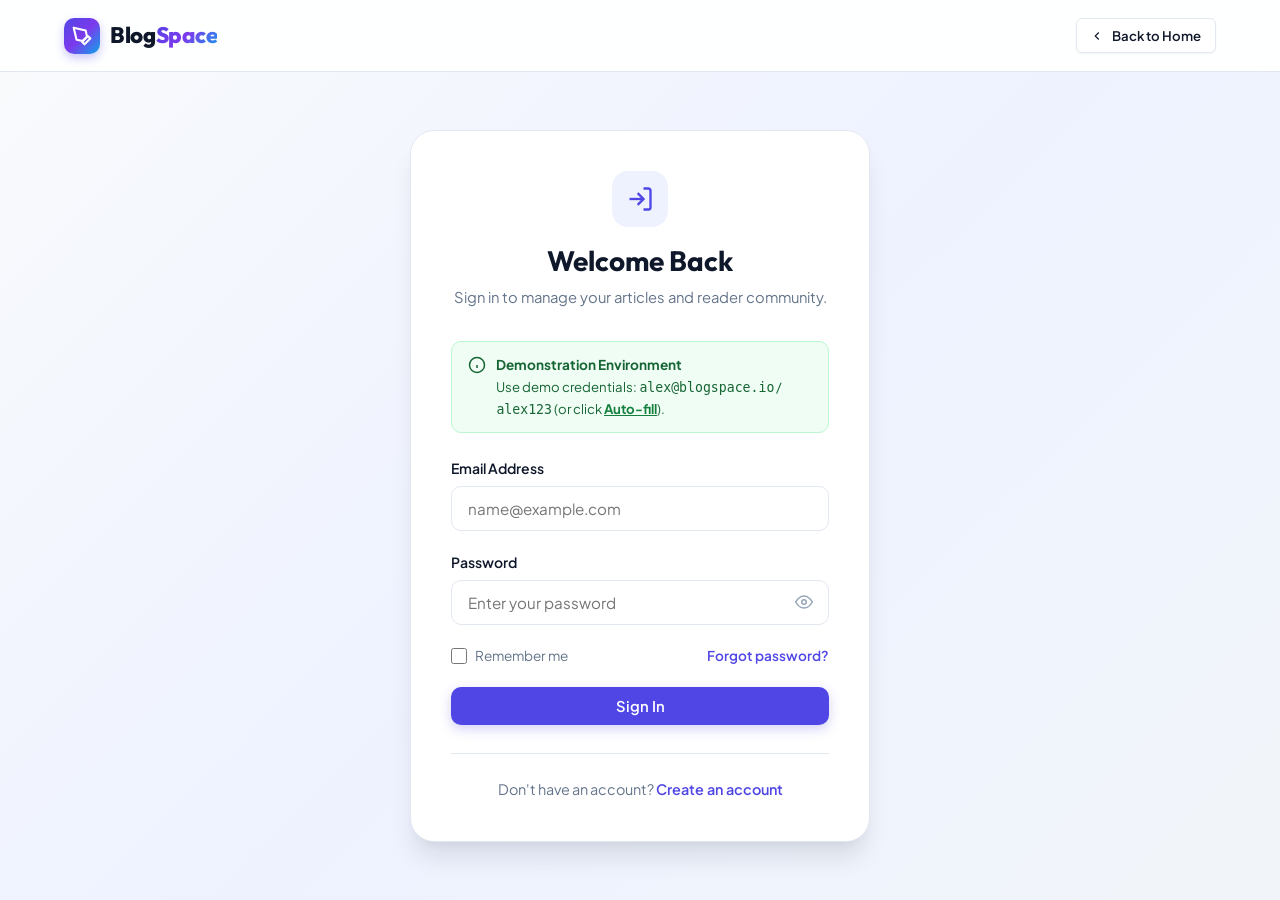
<file: create-blog.html>
<!DOCTYPE html>
<html lang="en">
<head>
  <meta charset="UTF-8" />
  <meta name="viewport" content="width=device-width, initial-scale=1.0" />
  <meta name="description" content="Create and publish articles on BlogSpace using our clean, modern rich-text editor." />
  <title>Create Article - BlogSpace</title>

  <!-- Google Fonts -->
  <link rel="preconnect" href="https://fonts.googleapis.com" />
  <link rel="preconnect" href="https://fonts.gstatic.com" crossorigin />
  <link href="https://fonts.googleapis.com/css2?family=Outfit:wght@400;500;600;700;800&family=Plus+Jakarta+Sans:wght@300;400;500;600;700;800&display=swap" rel="stylesheet" />

  <!-- Stylesheet -->
  <link rel="stylesheet" href="css/style.css" />
</head>
<body>

  <!-- Top Navigation Bar -->
  <header class="navbar" role="banner">
    <div class="container nav-container">
      <a href="index.html" class="brand-logo" aria-label="BlogSpace Homepage">
        <div class="logo-icon">
          <svg width="20" height="20" viewBox="0 0 24 24" fill="none" stroke="currentColor" stroke-width="2.5" stroke-linecap="round" stroke-linejoin="round">
            <path d="M12 19l7-7 3 3-7 7-3-3z"></path>
            <path d="M18 13l-1.5-7.5L2 2l3.5 14.5L13 18l5-5z"></path>
          </svg>
        </div>
        <span>Blog<span class="text-gradient">Space</span></span>
      </a>

      <nav class="nav-links" id="nav-links">
        <a href="index.html" class="nav-link">Home Feed</a>
        <a href="dashboard.html" class="nav-link">Dashboard</a>
      </nav>

      <div class="nav-actions" id="nav-actions-container">
        <!-- Rendered dynamically by js/auth.js -->
      </div>
    </div>
  </header>

  <main class="editor-layout">
    <div class="container">
      <div class="editor-header">
        <div>
          <h1 id="page-heading-title" style="font-size: 2.2rem; letter-spacing: -0.02em;">Write a New Article</h1>
          <p style="color: var(--text-muted); font-size: 0.95rem;">Draft your thoughts, format with ease, and publish to the global community.</p>
        </div>

        <div style="display: flex; align-items: center; gap: 0.75rem;">
          <a href="dashboard.html" class="btn btn-secondary btn-sm" id="cancel-editor-btn">Cancel</a>
          <button type="button" class="btn btn-secondary btn-sm" id="toggle-preview-btn">
            <svg width="15" height="15" viewBox="0 0 24 24" fill="none" stroke="currentColor" stroke-width="2"><path d="M1 12s4-8 11-8 11 8 11 8-4 8-11 8-11-8-11-8z"></path><circle cx="12" cy="12" r="3"></circle></svg>
            <span id="preview-btn-label">Live Preview</span>
          </button>
          <button type="button" class="btn btn-outline btn-sm" id="save-draft-btn">Save as Draft</button>
          <button type="button" class="btn btn-primary btn-sm" id="publish-post-btn">Publish Article</button>
        </div>
      </div>

      <!-- Live Preview Container (Toggled via button) -->
      <div id="preview-panel" class="editor-card" style="display: none; margin-bottom: 2rem; border-left: 4px solid var(--primary);">
        <div style="display: flex; justify-content: space-between; align-items: center; margin-bottom: 1.5rem; border-bottom: 1px solid var(--border-color); padding-bottom: 0.75rem;">
          <h3 style="font-size: 1.1rem; color: var(--primary);">Article Live Reader Preview</h3>
          <span style="font-size: 0.8rem; color: var(--text-muted);">Previewing how readers see your article</span>
        </div>
        <div id="preview-content-rendered" class="live-preview-content">
          <!-- Live rendered preview -->
        </div>
      </div>

      <!-- Editor Form Grid -->
      <form id="blog-editor-form" class="editor-grid" novalidate>
        <!-- Left: Main Content & Title Area -->
        <div class="editor-card">
          <!-- Title -->
          <div class="form-group">
            <label for="blog-title" class="form-label">Article Title *</label>
            <input 
              type="text" 
              id="blog-title" 
              class="form-control" 
              placeholder="e.g., Understanding Modern Frontend Architecture in 2026" 
              maxlength="120" 
              required 
            />
            <div class="char-counter" id="title-char-counter">0 / 120 characters</div>
            <div class="invalid-feedback" id="title-feedback">Please provide an article title (minimum 5 characters).</div>
          </div>

          <!-- Excerpt -->
          <div class="form-group">
            <label for="blog-excerpt" class="form-label">Excerpt / Short Summary *</label>
            <textarea 
              id="blog-excerpt" 
              class="form-control" 
              rows="3" 
              placeholder="A brief 1-2 sentence hook that appears on blog cards and search engines..." 
              maxlength="260" 
              required
            ></textarea>
            <div class="char-counter" id="excerpt-char-counter">0 / 260 characters</div>
            <div class="invalid-feedback" id="excerpt-feedback">Please provide a short summary for your article.</div>
          </div>

          <!-- Content Editor Toolbar & Writing Area -->
          <div class="form-group">
            <label class="form-label">Article Body *</label>
            
            <div class="editor-toolbar" role="toolbar" aria-label="Formatting options">
              <button type="button" class="toolbar-btn" data-command="bold" title="Bold (Ctrl+B)"><strong>B</strong></button>
              <button type="button" class="toolbar-btn" data-command="italic" title="Italic (Ctrl+I)"><em>I</em></button>
              <button type="button" class="toolbar-btn" data-command="strikeThrough" title="Strikethrough"><s>S</s></button>
              
              <div class="toolbar-separator"></div>

              <button type="button" class="toolbar-btn" data-command="formatBlock" data-val="h2" title="Heading 2">H2</button>
              <button type="button" class="toolbar-btn" data-command="formatBlock" data-val="h3" title="Heading 3">H3</button>
              <button type="button" class="toolbar-btn" data-command="formatBlock" data-val="p" title="Paragraph">¶</button>

              <div class="toolbar-separator"></div>

              <button type="button" class="toolbar-btn" data-command="insertUnorderedList" title="Bullet List">• List</button>
              <button type="button" class="toolbar-btn" data-command="insertOrderedList" title="Numbered List">1. List</button>
              <button type="button" class="toolbar-btn" data-command="formatBlock" data-val="blockquote" title="Quote">❝ Quote</button>

              <div class="toolbar-separator"></div>

              <button type="button" class="toolbar-btn" id="insert-link-btn" title="Insert Link">🔗 Link</button>
              <button type="button" class="toolbar-btn" data-command="removeFormat" title="Clear Formatting">🧹 Clear</button>
            </div>

            <div 
              id="editor-body" 
              class="editor-content-area" 
              contenteditable="true" 
              role="textbox" 
              aria-multiline="true"
              placeholder="Start writing your story here... Use the toolbar above to style headings, quotes, and lists."
            ></div>
            <div class="invalid-feedback" id="content-feedback">Article content cannot be empty (minimum 20 characters).</div>
          </div>
        </div>

        <!-- Right: Publishing Metadata & Image -->
        <div class="editor-card">
          <h3 style="font-size: 1.15rem; margin-bottom: 1.25rem;">Article Settings</h3>

          <!-- Category -->
          <div class="form-group">
            <label for="blog-category" class="form-label">Category *</label>
            <select id="blog-category" class="form-control" required>
              <option value="" disabled selected>Select a category</option>
              <option value="Technology">Technology</option>
              <option value="Programming">Programming</option>
              <option value="Artificial Intelligence">Artificial Intelligence</option>
              <option value="Productivity">Productivity</option>
              <option value="Lifestyle">Lifestyle</option>
              <option value="Education">Education</option>
            </select>
            <div class="invalid-feedback" id="category-feedback">Please choose a category.</div>
          </div>

          <!-- Featured Image -->
          <div class="form-group">
            <label for="blog-image-url" class="form-label">Featured Image URL</label>
            <input 
              type="url" 
              id="blog-image-url" 
              class="form-control" 
              placeholder="https://images.unsplash.com/..." 
            />

            <span style="font-size: 0.785rem; color: var(--text-muted); display: block; margin-top: 0.5rem;">
              Or pick a royalty-free preset thumbnail:
            </span>

            <div class="presets-grid" id="presets-grid">
              <div class="preset-thumb-btn" data-url="https://images.unsplash.com/photo-1518770660439-4636190af475?w=1000&auto=format&fit=crop&q=80">
                <img src="https://images.unsplash.com/photo-1518770660439-4636190af475?w=300" alt="Tech Preset" />
                <span>Tech</span>
              </div>
              <div class="preset-thumb-btn" data-url="https://images.unsplash.com/photo-1498050108023-c5249f4df085?w=1000&auto=format&fit=crop&q=80">
                <img src="https://images.unsplash.com/photo-1498050108023-c5249f4df085?w=300" alt="Code Preset" />
                <span>Code</span>
              </div>
              <div class="preset-thumb-btn" data-url="https://images.unsplash.com/photo-1618005182384-a83a8bd57fbe?w=1000&auto=format&fit=crop&q=80">
                <img src="https://images.unsplash.com/photo-1618005182384-a83a8bd57fbe?w=300" alt="AI Preset" />
                <span>AI</span>
              </div>
              <div class="preset-thumb-btn" data-url="https://images.unsplash.com/photo-1499750310107-5fef28a66643?w=1000&auto=format&fit=crop&q=80">
                <img src="https://images.unsplash.com/photo-1499750310107-5fef28a66643?w=300" alt="Desk Preset" />
                <span>Productivity</span>
              </div>
              <div class="preset-thumb-btn" data-url="https://images.unsplash.com/photo-1506744038136-46273834b3fb?w=1000&auto=format&fit=crop&q=80">
                <img src="https://images.unsplash.com/photo-1506744038136-46273834b3fb?w=300" alt="Nature Preset" />
                <span>Lifestyle</span>
              </div>
              <div class="preset-thumb-btn" data-url="https://images.unsplash.com/photo-1456513080510-7bf3a84b82f8?w=1000&auto=format&fit=crop&q=80">
                <img src="https://images.unsplash.com/photo-1456513080510-7bf3a84b82f8?w=300" alt="Books Preset" />
                <span>Education</span>
              </div>
            </div>

            <!-- Image Preview Box -->
            <div class="image-preview-box" id="image-preview-box">
              <span id="image-preview-placeholder" style="font-size: 0.8rem; color: var(--text-light);">Thumbnail Preview</span>
              <img id="image-preview-img" src="" alt="Thumbnail preview" style="display: none;" />
            </div>
          </div>

          <!-- Tags -->
          <div class="form-group">
            <label class="form-label">Tags (Press Enter or Comma)</label>
            <div class="tags-input-container" id="tags-container">
              <!-- Dynamically populated tag chips -->
              <input type="text" id="tag-input" placeholder="Add a tag..." />
            </div>
            <span style="font-size: 0.75rem; color: var(--text-light); margin-top: 0.25rem; display: block;">
              e.g., JavaScript, WebDev, Design
            </span>
          </div>

          <!-- Publish Status Switch -->
          <div class="form-group">
            <label for="post-status-select" class="form-label">Publication Status</label>
            <select id="post-status-select" class="form-control">
              <option value="published">Ready to Publish</option>
              <option value="draft">Save as Draft</option>
            </select>
          </div>
        </div>
      </form>
    </div>
  </main>

  <!-- Link Input Prompt Modal -->
  <div class="modal-overlay" id="link-modal" role="dialog" aria-modal="true" aria-labelledby="link-modal-title">
    <div class="modal-card">
      <div class="modal-header">
        <h3 class="modal-title" id="link-modal-title">Insert Hyperlink</h3>
        <button class="modal-close-btn" id="close-link-modal" aria-label="Close modal">✕</button>
      </div>
      <div class="modal-body">
        <div class="form-group">
          <label for="link-url-input" class="form-label">Destination URL</label>
          <input type="url" id="link-url-input" class="form-control" placeholder="https://example.com" />
        </div>
      </div>
      <div class="modal-footer">
        <button class="btn btn-secondary btn-sm" id="cancel-link-btn">Cancel</button>
        <button class="btn btn-primary btn-sm" id="confirm-link-btn">Insert Link</button>
      </div>
    </div>
  </div>

  <!-- Scripts -->
  <script src="js/data.js"></script>
  <script src="js/auth.js"></script>
  <script src="js/blog.js"></script>
  <script>
    document.addEventListener('DOMContentLoaded', () => {
      // 1. Auth Guard
      if (!Auth.requireAuth()) return;
      Auth.renderNavAuthState();

      const currentUser = Auth.getCurrentUser();

      // 2. Elements
      const titleInput = document.getElementById('blog-title');
      const excerptInput = document.getElementById('blog-excerpt');
      const categorySelect = document.getElementById('blog-category');
      const imageUrlInput = document.getElementById('blog-image-url');
      const imagePreviewBox = document.getElementById('image-preview-box');
      const imagePreviewImg = document.getElementById('image-preview-img');
      const imagePreviewPlaceholder = document.getElementById('image-preview-placeholder');
      const editorBody = document.getElementById('editor-body');
      const statusSelect = document.getElementById('post-status-select');
      const pageHeading = document.getElementById('page-heading-title');

      const titleCharCounter = document.getElementById('title-char-counter');
      const excerptCharCounter = document.getElementById('excerpt-char-counter');

      const titleFeedback = document.getElementById('title-feedback');
      const excerptFeedback = document.getElementById('excerpt-feedback');
      const contentFeedback = document.getElementById('content-feedback');
      const categoryFeedback = document.getElementById('category-feedback');

      const saveDraftBtn = document.getElementById('save-draft-btn');
      const publishPostBtn = document.getElementById('publish-post-btn');
      const togglePreviewBtn = document.getElementById('toggle-preview-btn');
      const previewPanel = document.getElementById('preview-panel');
      const previewContentRendered = document.getElementById('preview-content-rendered');
      const previewBtnLabel = document.getElementById('preview-btn-label');

      // Tags management
      const tagsContainer = document.getElementById('tags-container');
      const tagInput = document.getElementById('tag-input');
      let tagsList = ['Coding', 'WebDev'];

      function renderTags() {
        // Remove existing tag items
        tagsContainer.querySelectorAll('.tag-item').forEach(el => el.remove());

        tagsList.forEach((tag, idx) => {
          const tagEl = document.createElement('span');
          tagEl.className = 'tag-item';
          tagEl.innerHTML = `
            #${sanitizeHTML(tag)}
            <span class="tag-remove" data-idx="${idx}" title="Remove tag">&times;</span>
          `;
          tagsContainer.insertBefore(tagEl, tagInput);
        });

        // Attach tag remove listeners
        tagsContainer.querySelectorAll('.tag-remove').forEach(rmBtn => {
          rmBtn.addEventListener('click', (e) => {
            const idx = parseInt(e.target.getAttribute('data-idx'));
            tagsList.splice(idx, 1);
            renderTags();
          });
        });
      }

      tagInput.addEventListener('keydown', (e) => {
        if (e.key === 'Enter' || e.key === ',') {
          e.preventDefault();
          const val = tagInput.value.replace(',', '').trim();
          if (val && !tagsList.includes(val)) {
            tagsList.push(val);
            renderTags();
          }
          tagInput.value = '';
        } else if (e.key === 'Backspace' && !tagInput.value && tagsList.length > 0) {
          tagsList.pop();
          renderTags();
        }
      });

      renderTags();

      // 3. Image URL & Preset Selection
      function updateImagePreview(url) {
        if (url) {
          imagePreviewImg.src = url;
          imagePreviewImg.style.display = 'block';
          imagePreviewPlaceholder.style.display = 'none';
        } else {
          imagePreviewImg.style.display = 'none';
          imagePreviewPlaceholder.style.display = 'block';
        }
      }

      imageUrlInput.addEventListener('input', () => {
        updateImagePreview(imageUrlInput.value.trim());
      });

      document.querySelectorAll('.preset-thumb-btn').forEach(btn => {
        btn.addEventListener('click', () => {
          document.querySelectorAll('.preset-thumb-btn').forEach(b => b.classList.remove('selected'));
          btn.classList.add('selected');
          const url = btn.getAttribute('data-url');
          imageUrlInput.value = url;
          updateImagePreview(url);
        });
      });

      // 4. Character Counters
      titleInput.addEventListener('input', () => {
        titleCharCounter.textContent = `${titleInput.value.length} / 120 characters`;
      });

      excerptInput.addEventListener('input', () => {
        excerptCharCounter.textContent = `${excerptInput.value.length} / 260 characters`;
      });

      // 5. Rich Text Toolbar Commands
      document.querySelectorAll('.toolbar-btn[data-command]').forEach(btn => {
        btn.addEventListener('click', () => {
          const command = btn.getAttribute('data-command');
          const val = btn.getAttribute('data-val') || null;
          document.execCommand(command, false, val);
          editorBody.focus();
        });
      });

      // Link Modal handling
      const insertLinkBtn = document.getElementById('insert-link-btn');
      const linkModal = document.getElementById('link-modal');
      const closeLinkModal = document.getElementById('close-link-modal');
      const cancelLinkBtn = document.getElementById('cancel-link-btn');
      const confirmLinkBtn = document.getElementById('confirm-link-btn');
      const linkUrlInput = document.getElementById('link-url-input');

      if (insertLinkBtn) {
        insertLinkBtn.addEventListener('click', () => {
          linkModal.classList.add('active');
          linkUrlInput.value = 'https://';
          linkUrlInput.focus();
        });
      }

      function hideLinkModal() {
        linkModal.classList.remove('active');
      }

      if (closeLinkModal) closeLinkModal.addEventListener('click', hideLinkModal);
      if (cancelLinkBtn) cancelLinkBtn.addEventListener('click', hideLinkModal);

      if (confirmLinkBtn) {
        confirmLinkBtn.addEventListener('click', () => {
          const url = linkUrlInput.value.trim();
          if (url && url !== 'https://') {
            document.execCommand('createLink', false, url);
          }
          hideLinkModal();
          editorBody.focus();
        });
      }

      // 6. Live Preview Toggle
      let isPreviewActive = false;
      togglePreviewBtn.addEventListener('click', () => {
        isPreviewActive = !isPreviewActive;
        if (isPreviewActive) {
          previewPanel.style.display = 'block';
          previewBtnLabel.textContent = 'Hide Preview';
          
          const rawTitle = titleInput.value.trim() || 'Untitled Article';
          const rawExcerpt = excerptInput.value.trim() || 'No excerpt provided.';
          const rawContent = editorBody.innerHTML || '<p>No content written yet.</p>';
          const imgUrl = imageUrlInput.value.trim() || Blog.DEFAULT_THUMBNAIL;

          previewContentRendered.innerHTML = `
            <div style="margin-bottom: 1.5rem;">
              <span class="badge ${Blog.getCategoryClass(categorySelect.value)}">${sanitizeHTML(categorySelect.value || 'General')}</span>
              <h2 style="font-size: 1.85rem; margin: 0.5rem 0;">${sanitizeHTML(rawTitle)}</h2>
              <p style="color: var(--text-muted); font-size: 1.05rem; font-style: italic;">${sanitizeHTML(rawExcerpt)}</p>
            </div>
            ${imgUrl ? `<div style="max-height: 280px; overflow: hidden; border-radius: var(--radius-md); margin-bottom: 1.5rem;"><img src="${imgUrl}" style="width: 100%; height: 280px; object-fit: cover;" alt="Preview" /></div>` : ''}
            <div>${rawContent}</div>
          `;
          previewPanel.scrollIntoView({ behavior: 'smooth' });
        } else {
          previewPanel.style.display = 'none';
          previewBtnLabel.textContent = 'Live Preview';
        }
      });

      // 7. Check if Editing Existing Post via ?id=...
      const urlParams = new URLSearchParams(window.location.search);
      const editingPostId = urlParams.get('id');
      let currentPost = null;

      if (editingPostId) {
        currentPost = getPostById(editingPostId);
        if (currentPost) {
          // Fill form fields
          pageHeading.textContent = 'Edit Article';
          document.title = `Edit: ${currentPost.title} - BlogSpace`;
          titleInput.value = currentPost.title;
          excerptInput.value = currentPost.excerpt || '';
          categorySelect.value = currentPost.category || 'Technology';
          imageUrlInput.value = currentPost.image || '';
          updateImagePreview(currentPost.image || '');
          editorBody.innerHTML = currentPost.content || '';
          statusSelect.value = currentPost.status || 'published';
          tagsList = currentPost.tags || [];
          renderTags();

          titleCharCounter.textContent = `${titleInput.value.length} / 120 characters`;
          excerptCharCounter.textContent = `${excerptInput.value.length} / 260 characters`;
        }
      }

      // 8. Form Validation & Post Saving
      async function handleSave(status) {
        const title = titleInput.value.trim();
        const excerpt = excerptInput.value.trim();
        const category = categorySelect.value;
        const content = editorBody.innerHTML.trim();
        const cleanContentText = editorBody.innerText.trim();
        const image = imageUrlInput.value.trim() || Blog.DEFAULT_THUMBNAIL;

        let isValid = true;

        // Reset
        [titleInput, excerptInput, categorySelect].forEach(el => el.classList.remove('is-invalid'));
        contentFeedback.classList.remove('show');

        if (!title || title.length < 5) {
          titleInput.classList.add('is-invalid');
          titleFeedback.textContent = 'Article title must be at least 5 characters.';
          isValid = false;
        }

        if (!excerpt || excerpt.length < 10) {
          excerptInput.classList.add('is-invalid');
          excerptFeedback.textContent = 'Excerpt must be at least 10 characters.';
          isValid = false;
        }

        if (!category) {
          categorySelect.classList.add('is-invalid');
          categoryFeedback.textContent = 'Please choose a category.';
          isValid = false;
        }

        if (!cleanContentText || cleanContentText.length < 20) {
          contentFeedback.classList.add('show');
          isValid = false;
        }

        if (!isValid) {
          showToast('Please fix the highlighted form errors.', 'error');
          return;
        }

        const postData = {
          title,
          excerpt,
          category,
          content,
          image,
          tags: tagsList,
          status,
          readTime: calculateReadingTime(cleanContentText),
          authorId: currentUser.id,
          authorName: currentUser.name,
          authorAvatar: currentUser.avatar
        };

        if (currentPost) {
          // Update existing
          updatePost(currentPost.id, postData);
          showToast(status === 'published' ? 'Article published successfully!' : 'Draft updated successfully!', 'success');
        } else {
          // Save new
          saveNewPost(postData);
          showToast(status === 'published' ? 'Your new article has been published!' : 'Saved as draft in your dashboard.', 'success');
        }

        setTimeout(() => {
          window.location.href = 'dashboard.html';
        }, 600);
      }

      // Save as draft button
      saveDraftBtn.addEventListener('click', () => handleSave('draft'));

      // Publish article button
      publishPostBtn.addEventListener('click', () => handleSave('published'));
    });
  </script>
</body>
</html>
</file>
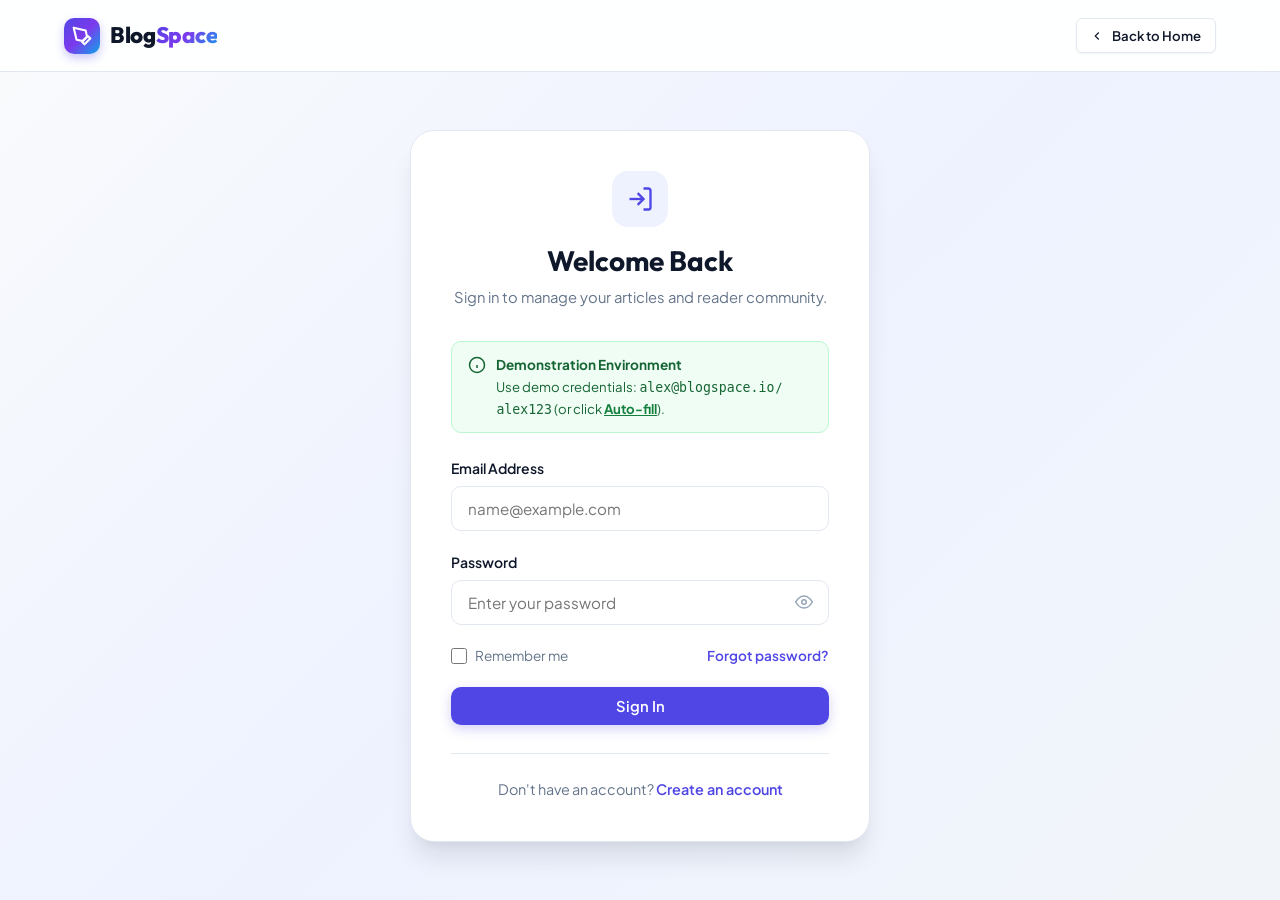
<file: dashboard.html>
<!DOCTYPE html>
<html lang="en">
<head>
  <meta charset="UTF-8" />
  <meta name="viewport" content="width=device-width, initial-scale=1.0" />
  <meta name="description" content="BlogSpace Author Dashboard - Manage, edit, and track the performance of your published blogs and drafts." />
  <title>Author Dashboard - BlogSpace</title>

  <!-- Google Fonts -->
  <link rel="preconnect" href="https://fonts.googleapis.com" />
  <link rel="preconnect" href="https://fonts.gstatic.com" crossorigin />
  <link href="https://fonts.googleapis.com/css2?family=Outfit:wght@400;500;600;700;800&family=Plus+Jakarta+Sans:wght@300;400;500;600;700;800&display=swap" rel="stylesheet" />

  <!-- Stylesheet -->
  <link rel="stylesheet" href="css/style.css" />
</head>
<body>

  <!-- Top Navigation Bar -->
  <header class="navbar" role="banner">
    <div class="container nav-container">
      <a href="index.html" class="brand-logo" aria-label="BlogSpace Homepage">
        <div class="logo-icon">
          <svg width="20" height="20" viewBox="0 0 24 24" fill="none" stroke="currentColor" stroke-width="2.5" stroke-linecap="round" stroke-linejoin="round">
            <path d="M12 19l7-7 3 3-7 7-3-3z"></path>
            <path d="M18 13l-1.5-7.5L2 2l3.5 14.5L13 18l5-5z"></path>
          </svg>
        </div>
        <span>Blog<span class="text-gradient">Space</span></span>
      </a>

      <nav class="nav-links" id="nav-links">
        <a href="index.html" class="nav-link">Home Feed</a>
        <a href="dashboard.html" class="nav-link active">Dashboard</a>
        <a href="create-blog.html" class="nav-link">+ New Post</a>
      </nav>

      <div class="nav-actions" id="nav-actions-container">
        <!-- Rendered dynamically by js/auth.js -->
      </div>

      <button class="mobile-menu-toggle" id="mobile-menu-toggle" aria-label="Toggle navigation menu">
        <svg width="24" height="24" viewBox="0 0 24 24" fill="none" stroke="currentColor" stroke-width="2">
          <line x1="3" y1="12" x2="21" y2="12"></line>
          <line x1="3" y1="6" x2="21" y2="6"></line>
          <line x1="3" y1="18" x2="21" y2="18"></line>
        </svg>
      </button>
    </div>
  </header>

  <!-- Dashboard Layout -->
  <div class="dashboard-layout">
    <!-- Sidebar Navigation -->
    <aside class="dashboard-sidebar" aria-label="Author Sidebar">
      <div class="dashboard-user-card">
        <img 
          src="https://images.unsplash.com/photo-1534528741775-53994a69daeb?w=150" 
          alt="User Avatar" 
          id="dash-user-avatar" 
          class="dashboard-user-avatar" 
        />
        <h3 class="dashboard-user-name" id="dash-user-name">Author Name</h3>
        <p class="dashboard-user-email" id="dash-user-email">author@blogspace.io</p>
      </div>

      <nav class="sidebar-nav-list" aria-label="Sidebar Menu">
        <a href="dashboard.html" class="sidebar-nav-item active">
          <svg width="18" height="18" viewBox="0 0 24 24" fill="none" stroke="currentColor" stroke-width="2"><rect x="3" y="3" width="7" height="7"></rect><rect x="14" y="3" width="7" height="7"></rect><rect x="14" y="14" width="7" height="7"></rect><rect x="3" y="14" width="7" height="7"></rect></svg>
          My Articles
        </a>
        <a href="create-blog.html" class="sidebar-nav-item">
          <svg width="18" height="18" viewBox="0 0 24 24" fill="none" stroke="currentColor" stroke-width="2"><line x1="12" y1="5" x2="12" y2="19"></line><line x1="5" y1="12" x2="19" y2="12"></line></svg>
          Write New Blog
        </a>
        <a href="index.html" class="sidebar-nav-item">
          <svg width="18" height="18" viewBox="0 0 24 24" fill="none" stroke="currentColor" stroke-width="2"><path d="M3 9l9-7 9 7v11a2 2 0 0 1-2 2H5a2 2 0 0 1-2-2z"></path><polyline points="9 22 9 12 15 12 15 22"></polyline></svg>
          Browse Public Feed
        </a>
      </nav>

      <div class="sidebar-footer">
        <button id="sidebar-logout-btn" class="btn btn-secondary btn-sm" style="width: 100%; justify-content: center;">
          <svg width="16" height="16" viewBox="0 0 24 24" fill="none" stroke="currentColor" stroke-width="2"><path d="M9 21H5a2 2 0 0 1-2-2V5a2 2 0 0 1 2-2h4"></path><polyline points="16 17 21 12 16 7"></polyline><line x1="21" y1="12" x2="9" y2="12"></line></svg>
          Sign Out
        </button>
      </div>
    </aside>

    <!-- Main Content Area -->
    <main class="dashboard-main">
      <div class="dashboard-header">
        <div class="dashboard-welcome">
          <h2>Welcome back, <span class="text-gradient" id="welcome-user-name">Author</span>!</h2>
          <p>Here is an overview of your publication activity and article performance.</p>
        </div>

        <a href="create-blog.html" class="btn btn-primary">
          <svg width="16" height="16" viewBox="0 0 24 24" fill="none" stroke="currentColor" stroke-width="2.5"><line x1="12" y1="5" x2="12" y2="19"></line><line x1="5" y1="12" x2="19" y2="12"></line></svg>
          Create New Blog
        </a>
      </div>

      <!-- Statistics Grid -->
      <section class="stats-grid" aria-label="Dashboard Statistics">
        <div class="stat-card">
          <div class="stat-info">
            <p>Total Blogs</p>
            <h3 id="stat-total-posts">0</h3>
          </div>
          <div class="stat-icon blue">
            <svg width="24" height="24" viewBox="0 0 24 24" fill="none" stroke="currentColor" stroke-width="2"><path d="M14 2H6a2 2 0 0 0-2 2v16a2 2 0 0 0 2 2h12a2 2 0 0 0 2-2V8z"></path><polyline points="14 2 14 8 20 8"></polyline></svg>
          </div>
        </div>

        <div class="stat-card">
          <div class="stat-info">
            <p>Published</p>
            <h3 id="stat-published-posts">0</h3>
          </div>
          <div class="stat-icon green">
            <svg width="24" height="24" viewBox="0 0 24 24" fill="none" stroke="currentColor" stroke-width="2"><path d="M22 11.08V12a10 10 0 1 1-5.93-9.14"></path><polyline points="22 4 12 14.01 9 11.01"></polyline></svg>
          </div>
        </div>

        <div class="stat-card">
          <div class="stat-info">
            <p>Drafts</p>
            <h3 id="stat-drafts-posts">0</h3>
          </div>
          <div class="stat-icon amber">
            <svg width="24" height="24" viewBox="0 0 24 24" fill="none" stroke="currentColor" stroke-width="2"><circle cx="12" cy="12" r="10"></circle><polyline points="12 6 12 12 16 14"></polyline></svg>
          </div>
        </div>

        <div class="stat-card">
          <div class="stat-info">
            <p>Total Views</p>
            <h3 id="stat-total-views">0</h3>
          </div>
          <div class="stat-icon purple">
            <svg width="24" height="24" viewBox="0 0 24 24" fill="none" stroke="currentColor" stroke-width="2"><path d="M1 12s4-8 11-8 11 8 11 8-4 8-11 8-11-8-11-8z"></path><circle cx="12" cy="12" r="3"></circle></svg>
          </div>
        </div>
      </section>

      <!-- Blog Management Section -->
      <section class="management-container" aria-label="Articles Management">
        <div class="management-toolbar">
          <div class="tab-filter-group" role="tablist">
            <button class="tab-filter-btn active" data-status="all" role="tab" aria-selected="true">All Posts</button>
            <button class="tab-filter-btn" data-status="published" role="tab" aria-selected="false">Published</button>
            <button class="tab-filter-btn" data-status="draft" role="tab" aria-selected="false">Drafts</button>
          </div>

          <div class="management-actions">
            <!-- Search in Dashboard -->
            <div class="search-box" style="min-width: 220px;">
              <span class="search-icon">
                <svg width="16" height="16" viewBox="0 0 24 24" fill="none" stroke="currentColor" stroke-width="2"><circle cx="11" cy="11" r="8"></circle><line x1="21" y1="21" x2="16.65" y2="16.65"></line></svg>
              </span>
              <input type="text" id="dash-search-input" placeholder="Search my articles..." aria-label="Search my articles" style="padding: 0.55rem 0.75rem 0.55rem 2.5rem; font-size: 0.875rem;" />
            </div>

            <!-- Category Filter in Dashboard -->
            <select class="sort-select" id="dash-category-filter" style="padding: 0.55rem 0.85rem; font-size: 0.875rem;" aria-label="Filter by category">
              <option value="All">All Categories</option>
              <option value="Technology">Technology</option>
              <option value="Programming">Programming</option>
              <option value="Artificial Intelligence">AI</option>
              <option value="Productivity">Productivity</option>
              <option value="Lifestyle">Lifestyle</option>
              <option value="Education">Education</option>
            </select>
          </div>
        </div>

        <div class="posts-table-wrap">
          <table class="posts-table" aria-label="User articles table">
            <thead>
              <tr>
                <th scope="col">Article</th>
                <th scope="col">Category</th>
                <th scope="col">Status</th>
                <th scope="col">Engagement</th>
                <th scope="col">Last Modified</th>
                <th scope="col">Actions</th>
              </tr>
            </thead>
            <tbody id="dash-posts-tbody">
              <!-- Dynamically rendered by js/dashboard.js -->
            </tbody>
          </table>
        </div>
      </section>
    </main>
  </div>

  <!-- Delete Confirmation Modal -->
  <div class="modal-overlay" id="delete-modal" role="dialog" aria-modal="true" aria-labelledby="delete-modal-title">
    <div class="modal-card">
      <div class="modal-header">
        <h3 class="modal-title" id="delete-modal-title">Confirm Deletion</h3>
        <button class="modal-close-btn" id="close-delete-modal-btn" aria-label="Close modal">✕</button>
      </div>
      <div class="modal-body">
        <p style="color: var(--text-main); margin-bottom: 0.5rem; font-size: 1rem;">
          Are you sure you want to permanently delete this article?
        </p>
        <p id="delete-post-title" style="font-weight: 700; color: var(--danger); margin-bottom: 0.75rem;"></p>
        <p style="font-size: 0.85rem; color: var(--text-muted);">
          This action will delete the article from localStorage and remove it from the public homepage feed. This cannot be undone.
        </p>
      </div>
      <div class="modal-footer">
        <button class="btn btn-secondary btn-sm" id="cancel-delete-btn">Cancel</button>
        <button class="btn btn-danger btn-sm" id="confirm-delete-btn">Yes, Delete Article</button>
      </div>
    </div>
  </div>

  <!-- Scripts -->
  <script src="js/data.js"></script>
  <script src="js/auth.js"></script>
  <script src="js/blog.js"></script>
  <script src="js/dashboard.js"></script>
  <script>
    document.addEventListener('DOMContentLoaded', () => {
      const sidebarLogout = document.getElementById('sidebar-logout-btn');
      if (sidebarLogout) {
        sidebarLogout.addEventListener('click', () => {
          Auth.logout();
        });
      }
    });
  </script>
</body>
</html>
</file>
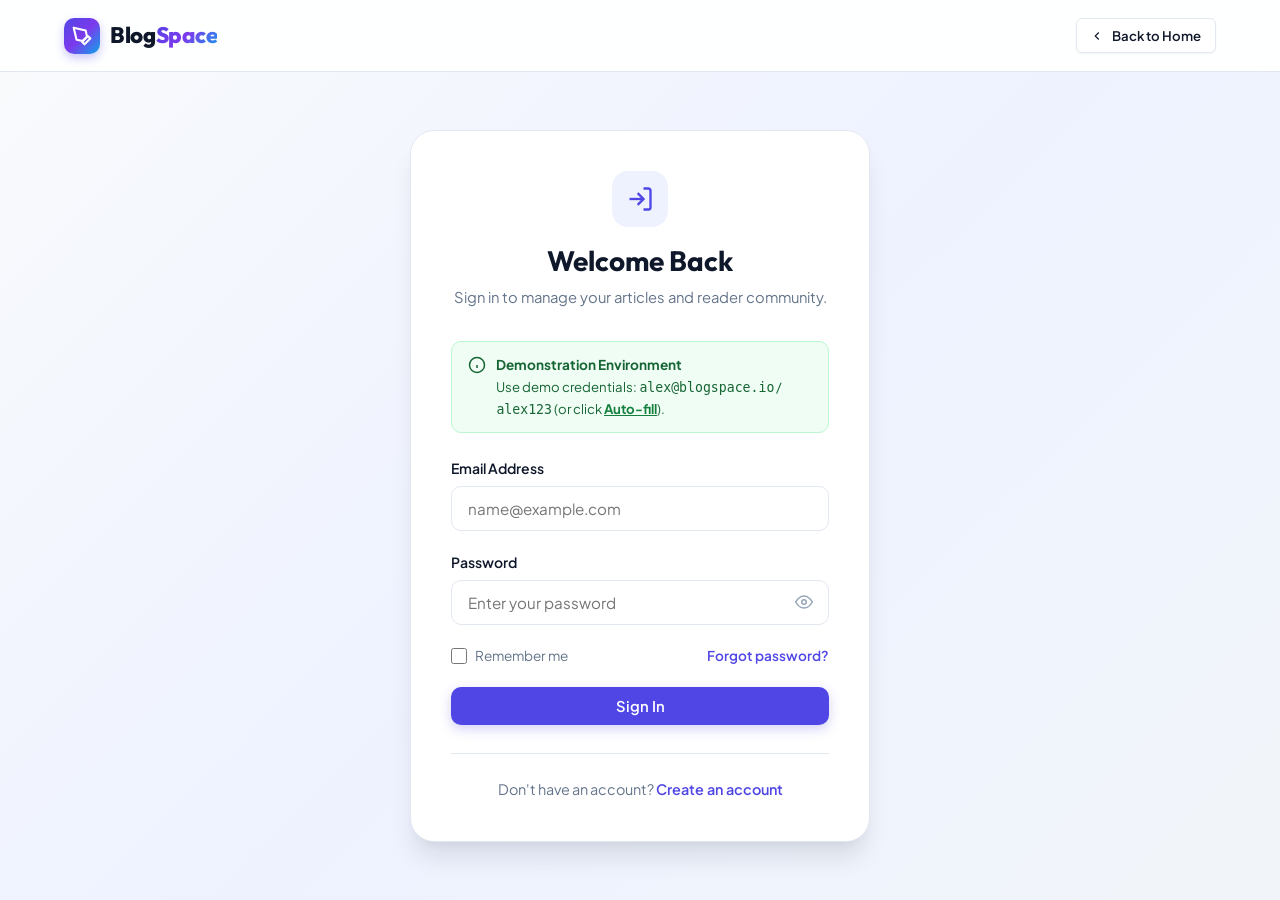
<file: login.html>
<!DOCTYPE html>
<html lang="en">
<head>
  <meta charset="UTF-8" />
  <meta name="viewport" content="width=device-width, initial-scale=1.0" />
  <meta name="description" content="Sign in to your BlogSpace account to write, publish, and manage your articles." />
  <title>Log In - BlogSpace</title>

  <!-- Google Fonts -->
  <link rel="preconnect" href="https://fonts.googleapis.com" />
  <link rel="preconnect" href="https://fonts.gstatic.com" crossorigin />
  <link href="https://fonts.googleapis.com/css2?family=Outfit:wght@400;500;600;700;800&family=Plus+Jakarta+Sans:wght@300;400;500;600;700;800&display=swap" rel="stylesheet" />

  <!-- Stylesheet -->
  <link rel="stylesheet" href="css/style.css" />
</head>
<body>

  <!-- Navigation Bar -->
  <header class="navbar" role="banner">
    <div class="container nav-container">
      <a href="index.html" class="brand-logo" aria-label="BlogSpace Homepage">
        <div class="logo-icon">
          <svg width="20" height="20" viewBox="0 0 24 24" fill="none" stroke="currentColor" stroke-width="2.5" stroke-linecap="round" stroke-linejoin="round">
            <path d="M12 19l7-7 3 3-7 7-3-3z"></path>
            <path d="M18 13l-1.5-7.5L2 2l3.5 14.5L13 18l5-5z"></path>
          </svg>
        </div>
        <span>Blog<span class="text-gradient">Space</span></span>
      </a>

      <div class="nav-actions">
        <a href="index.html" class="btn btn-secondary btn-sm">
          <svg width="14" height="14" viewBox="0 0 24 24" fill="none" stroke="currentColor" stroke-width="2"><polyline points="15 18 9 12 15 6"></polyline></svg>
          Back to Home
        </a>
      </div>
    </div>
  </header>

  <main class="auth-wrapper">
    <div class="auth-card">
      <div class="auth-header">
        <div class="auth-icon-wrap">
          <svg width="28" height="28" viewBox="0 0 24 24" fill="none" stroke="currentColor" stroke-width="2">
            <path d="M15 3h4a2 2 0 0 1 2 2v14a2 2 0 0 1-2 2h-4"></path>
            <polyline points="10 17 15 12 10 7"></polyline>
            <line x1="15" y1="12" x2="3" y2="12"></line>
          </svg>
        </div>
        <h1 class="auth-title">Welcome Back</h1>
        <p class="auth-subtitle">Sign in to manage your articles and reader community.</p>
      </div>

      <!-- Educational Demo Notice Banner -->
      <div class="demo-banner" role="note">
        <svg width="18" height="18" viewBox="0 0 24 24" fill="none" stroke="currentColor" stroke-width="2" style="flex-shrink: 0; margin-top: 2px;"><circle cx="12" cy="12" r="10"></circle><line x1="12" y1="16" x2="12" y2="12"></line><line x1="12" y1="8" x2="12.01" y2="8"></line></svg>
        <div>
          <strong>Demonstration Environment</strong>
          Use demo credentials: <code>alex@blogspace.io</code> / <code>alex123</code> (or click <button type="button" id="fill-demo-btn" style="color: #15803d; text-decoration: underline; font-weight: 700; background: none; border: none; cursor: pointer; padding: 0;">Auto-fill</button>).
        </div>
      </div>

      <form id="login-form" novalidate>
        <!-- Email field -->
        <div class="form-group">
          <label for="email" class="form-label">Email Address</label>
          <div class="form-control-wrap">
            <input 
              type="email" 
              id="email" 
              class="form-control" 
              placeholder="name@example.com" 
              required 
              autocomplete="email"
            />
            <div class="invalid-feedback" id="email-feedback">Please enter a valid email address.</div>
          </div>
        </div>

        <!-- Password field -->
        <div class="form-group">
          <label for="password" class="form-label">Password</label>
          <div class="form-control-wrap">
            <input 
              type="password" 
              id="password" 
              class="form-control" 
              placeholder="Enter your password" 
              required 
              autocomplete="current-password"
            />
            <button type="button" class="toggle-password-btn" id="toggle-password-btn" aria-label="Toggle password visibility">
              <svg width="18" height="18" viewBox="0 0 24 24" fill="none" stroke="currentColor" stroke-width="2"><path d="M1 12s4-8 11-8 11 8 11 8-4 8-11 8-11-8-11-8z"></path><circle cx="12" cy="12" r="3"></circle></svg>
            </button>
            <div class="invalid-feedback" id="password-feedback">Please enter your password.</div>
          </div>
        </div>

        <div class="form-row-between">
          <label class="checkbox-label">
            <input type="checkbox" id="remember-me" />
            <span>Remember me</span>
          </label>
          <a href="#" class="form-link" id="forgot-password-link">Forgot password?</a>
        </div>

        <button type="submit" class="btn btn-primary" id="login-submit-btn" style="width: 100%;">
          <span id="btn-text">Sign In</span>
          <span id="btn-spinner" style="display: none;">Authenticating...</span>
        </button>
      </form>

      <div class="auth-footer">
        Don't have an account? <a href="register.html" class="form-link">Create an account</a>
      </div>
    </div>
  </main>

  <!-- Forgot Password Demo Modal -->
  <div class="modal-overlay" id="forgot-modal" role="dialog" aria-modal="true" aria-labelledby="forgot-modal-title">
    <div class="modal-card">
      <div class="modal-header">
        <h3 class="modal-title" id="forgot-modal-title">Password Reset (Demo)</h3>
        <button class="modal-close-btn" id="close-forgot-modal" aria-label="Close modal">✕</button>
      </div>
      <div class="modal-body">
        <p style="color: var(--text-muted); font-size: 0.95rem; margin-bottom: 1rem;">
          In a production backend, a time-limited cryptographically secure password reset token is emailed to the user.
        </p>
        <p style="font-size: 0.9rem;">
          For this local frontend demo, you can instantly log in using <strong>alex@blogspace.io</strong> with password <strong>alex123</strong>, or register a fresh test account.
        </p>
      </div>
      <div class="modal-footer">
        <button class="btn btn-primary btn-sm" id="forgot-ok-btn">Understood</button>
      </div>
    </div>
  </div>

  <!-- Scripts -->
  <script src="js/data.js"></script>
  <script src="js/auth.js"></script>
  <script>
    document.addEventListener('DOMContentLoaded', () => {
      // If already logged in, redirect to dashboard or redirect param
      const urlParams = new URLSearchParams(window.location.search);
      const redirectTarget = urlParams.get('redirect') || 'dashboard.html';
      
      if (Auth.getCurrentUser()) {
        window.location.href = redirectTarget;
        return;
      }

      // Check for remembered email
      const rememberedEmail = localStorage.getItem('blogspace_remembered_email');
      const emailInput = document.getElementById('email');
      const passwordInput = document.getElementById('password');
      const rememberCheckbox = document.getElementById('remember-me');

      if (rememberedEmail && emailInput) {
        emailInput.value = rememberedEmail;
        if (rememberCheckbox) rememberCheckbox.checked = true;
      }

      // Setup password visibility toggle
      Auth.setupPasswordToggle('password', 'toggle-password-btn');

      // Autofill demo button
      const autoFillBtn = document.getElementById('fill-demo-btn');
      if (autoFillBtn) {
        autoFillBtn.addEventListener('click', () => {
          emailInput.value = 'alex@blogspace.io';
          passwordInput.value = 'alex123';
          emailInput.classList.remove('is-invalid');
          passwordInput.classList.remove('is-invalid');
          showToast('Demo credentials inserted!', 'info');
        });
      }

      // Form validation & submission
      const loginForm = document.getElementById('login-form');
      const submitBtn = document.getElementById('login-submit-btn');
      const btnText = document.getElementById('btn-text');
      const btnSpinner = document.getElementById('btn-spinner');
      const emailFeedback = document.getElementById('email-feedback');
      const passwordFeedback = document.getElementById('password-feedback');

      loginForm.addEventListener('submit', async (e) => {
        e.preventDefault();

        const email = emailInput.value.trim();
        const password = passwordInput.value;
        const rememberMe = rememberCheckbox ? rememberCheckbox.checked : false;

        let isValid = true;
        const emailRegex = /^[^\s@]+@[^\s@]+\.[^\s@]+$/;

        // Reset errors
        emailInput.classList.remove('is-invalid');
        passwordInput.classList.remove('is-invalid');

        if (!email) {
          emailInput.classList.add('is-invalid');
          emailFeedback.textContent = 'Email address is required.';
          isValid = false;
        } else if (!emailRegex.test(email)) {
          emailInput.classList.add('is-invalid');
          emailFeedback.textContent = 'Please enter a valid email format (e.g., user@domain.com).';
          isValid = false;
        }

        if (!password) {
          passwordInput.classList.add('is-invalid');
          passwordFeedback.textContent = 'Password is required.';
          isValid = false;
        }

        if (!isValid) return;

        // Show loading state
        submitBtn.disabled = true;
        btnText.style.display = 'none';
        btnSpinner.style.display = 'inline';

        try {
          const user = await Auth.login(email, password, rememberMe);
          showToast(`Welcome back, ${user.name}!`, 'success');
          setTimeout(() => {
            window.location.href = redirectTarget;
          }, 400);
        } catch (err) {
          submitBtn.disabled = false;
          btnText.style.display = 'inline';
          btnSpinner.style.display = 'none';
          showToast(err.message, 'error');
          passwordInput.classList.add('is-invalid');
          passwordFeedback.textContent = err.message;
        }
      });

      // Forgot password modal
      const forgotLink = document.getElementById('forgot-password-link');
      const forgotModal = document.getElementById('forgot-modal');
      const closeForgotModal = document.getElementById('close-forgot-modal');
      const forgotOkBtn = document.getElementById('forgot-ok-btn');

      if (forgotLink && forgotModal) {
        forgotLink.addEventListener('click', (e) => {
          e.preventDefault();
          forgotModal.classList.add('active');
        });
      }

      function hideForgot() {
        if (forgotModal) forgotModal.classList.remove('active');
      }

      if (closeForgotModal) closeForgotModal.addEventListener('click', hideForgot);
      if (forgotOkBtn) forgotOkBtn.addEventListener('click', hideForgot);
    });
  </script>
</body>
</html>
</file>
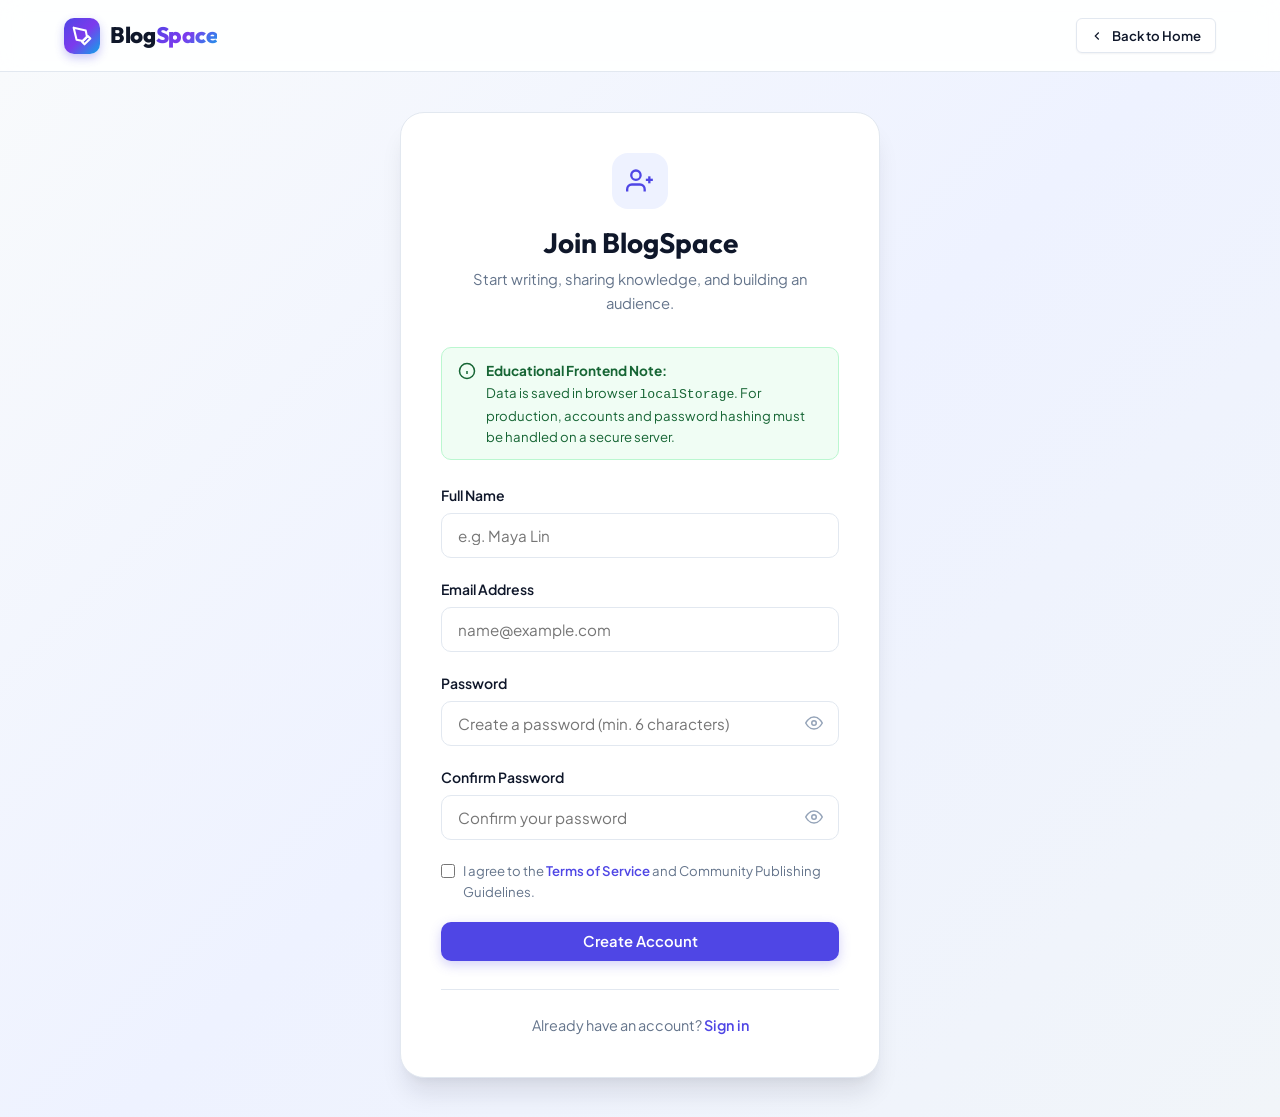
<file: register.html>
<!DOCTYPE html>
<html lang="en">
<head>
  <meta charset="UTF-8" />
  <meta name="viewport" content="width=device-width, initial-scale=1.0" />
  <meta name="description" content="Create a new BlogSpace author account to share your ideas and publish articles." />
  <title>Create an Account - BlogSpace</title>

  <!-- Google Fonts -->
  <link rel="preconnect" href="https://fonts.googleapis.com" />
  <link rel="preconnect" href="https://fonts.gstatic.com" crossorigin />
  <link href="https://fonts.googleapis.com/css2?family=Outfit:wght@400;500;600;700;800&family=Plus+Jakarta+Sans:wght@300;400;500;600;700;800&display=swap" rel="stylesheet" />

  <!-- Stylesheet -->
  <link rel="stylesheet" href="css/style.css" />
</head>
<body>

  <!-- Navigation Bar -->
  <header class="navbar" role="banner">
    <div class="container nav-container">
      <a href="index.html" class="brand-logo" aria-label="BlogSpace Homepage">
        <div class="logo-icon">
          <svg width="20" height="20" viewBox="0 0 24 24" fill="none" stroke="currentColor" stroke-width="2.5" stroke-linecap="round" stroke-linejoin="round">
            <path d="M12 19l7-7 3 3-7 7-3-3z"></path>
            <path d="M18 13l-1.5-7.5L2 2l3.5 14.5L13 18l5-5z"></path>
          </svg>
        </div>
        <span>Blog<span class="text-gradient">Space</span></span>
      </a>

      <div class="nav-actions">
        <a href="index.html" class="btn btn-secondary btn-sm">
          <svg width="14" height="14" viewBox="0 0 24 24" fill="none" stroke="currentColor" stroke-width="2"><polyline points="15 18 9 12 15 6"></polyline></svg>
          Back to Home
        </a>
      </div>
    </div>
  </header>

  <main class="auth-wrapper">
    <div class="auth-card" style="max-width: 480px;">
      <div class="auth-header">
        <div class="auth-icon-wrap">
          <svg width="28" height="28" viewBox="0 0 24 24" fill="none" stroke="currentColor" stroke-width="2">
            <path d="M16 21v-2a4 4 0 0 0-4-4H5a4 4 0 0 0-4 4v2"></path>
            <circle cx="8.5" cy="7" r="4"></circle>
            <line x1="20" y1="8" x2="20" y2="14"></line>
            <line x1="23" y1="11" x2="17" y2="11"></line>
          </svg>
        </div>
        <h1 class="auth-title">Join BlogSpace</h1>
        <p class="auth-subtitle">Start writing, sharing knowledge, and building an audience.</p>
      </div>

      <!-- Educational Notice Banner -->
      <div class="demo-banner" role="note">
        <svg width="18" height="18" viewBox="0 0 24 24" fill="none" stroke="currentColor" stroke-width="2" style="flex-shrink: 0; margin-top: 2px;"><circle cx="12" cy="12" r="10"></circle><line x1="12" y1="16" x2="12" y2="12"></line><line x1="12" y1="8" x2="12.01" y2="8"></line></svg>
        <div>
          <strong>Educational Frontend Note:</strong>
          Data is saved in browser <code>localStorage</code>. For production, accounts and password hashing must be handled on a secure server.
        </div>
      </div>

      <form id="register-form" novalidate>
        <!-- Full Name -->
        <div class="form-group">
          <label for="fullname" class="form-label">Full Name</label>
          <div class="form-control-wrap">
            <input 
              type="text" 
              id="fullname" 
              class="form-control" 
              placeholder="e.g. Maya Lin" 
              required 
              autocomplete="name"
            />
            <div class="invalid-feedback" id="name-feedback">Please enter your full name.</div>
          </div>
        </div>

        <!-- Email -->
        <div class="form-group">
          <label for="reg-email" class="form-label">Email Address</label>
          <div class="form-control-wrap">
            <input 
              type="email" 
              id="reg-email" 
              class="form-control" 
              placeholder="name@example.com" 
              required 
              autocomplete="email"
            />
            <div class="invalid-feedback" id="reg-email-feedback">Please enter a valid email address.</div>
          </div>
        </div>

        <!-- Password -->
        <div class="form-group">
          <label for="reg-password" class="form-label">Password</label>
          <div class="form-control-wrap">
            <input 
              type="password" 
              id="reg-password" 
              class="form-control" 
              placeholder="Create a password (min. 6 characters)" 
              required 
              autocomplete="new-password"
            />
            <button type="button" class="toggle-password-btn" id="toggle-reg-pass-btn" aria-label="Toggle password visibility">
              <svg width="18" height="18" viewBox="0 0 24 24" fill="none" stroke="currentColor" stroke-width="2"><path d="M1 12s4-8 11-8 11 8 11 8-4 8-11 8-11-8-11-8z"></path><circle cx="12" cy="12" r="3"></circle></svg>
            </button>
            <div class="invalid-feedback" id="reg-password-feedback">Password must be at least 6 characters.</div>
          </div>

          <!-- Password strength meter -->
          <div class="password-strength-container" id="strength-container" style="display: none;">
            <div class="strength-bars">
              <div class="strength-bar" id="bar-1"></div>
              <div class="strength-bar" id="bar-2"></div>
              <div class="strength-bar" id="bar-3"></div>
              <div class="strength-bar" id="bar-4"></div>
            </div>
            <div class="strength-text" id="strength-text">Password strength</div>
          </div>
        </div>

        <!-- Confirm Password -->
        <div class="form-group">
          <label for="confirm-password" class="form-label">Confirm Password</label>
          <div class="form-control-wrap">
            <input 
              type="password" 
              id="confirm-password" 
              class="form-control" 
              placeholder="Confirm your password" 
              required 
              autocomplete="new-password"
            />
            <button type="button" class="toggle-password-btn" id="toggle-confirm-pass-btn" aria-label="Toggle password visibility">
              <svg width="18" height="18" viewBox="0 0 24 24" fill="none" stroke="currentColor" stroke-width="2"><path d="M1 12s4-8 11-8 11 8 11 8-4 8-11 8-11-8-11-8z"></path><circle cx="12" cy="12" r="3"></circle></svg>
            </button>
            <div class="invalid-feedback" id="confirm-password-feedback">Passwords do not match.</div>
          </div>
        </div>

        <!-- Terms & Conditions Checkbox -->
        <div class="form-group">
          <label class="checkbox-label" style="align-items: flex-start;">
            <input type="checkbox" id="terms-agree" style="margin-top: 3px;" required />
            <span style="font-size: 0.825rem;">
              I agree to the <a href="#" id="terms-link" class="form-link">Terms of Service</a> and Community Publishing Guidelines.
            </span>
          </label>
          <div class="invalid-feedback" id="terms-feedback">You must accept the terms to create an account.</div>
        </div>

        <button type="submit" class="btn btn-primary" id="reg-submit-btn" style="width: 100%;">
          <span id="reg-btn-text">Create Account</span>
          <span id="reg-btn-spinner" style="display: none;">Setting up account...</span>
        </button>
      </form>

      <div class="auth-footer">
        Already have an account? <a href="login.html" class="form-link">Sign in</a>
      </div>
    </div>
  </main>

  <!-- Terms Modal -->
  <div class="modal-overlay" id="terms-modal" role="dialog" aria-modal="true" aria-labelledby="terms-title">
    <div class="modal-card">
      <div class="modal-header">
        <h3 class="modal-title" id="terms-title">Community Guidelines & Terms</h3>
        <button class="modal-close-btn" id="close-terms-modal" aria-label="Close modal">✕</button>
      </div>
      <div class="modal-body" style="font-size: 0.9rem; color: var(--text-muted); line-height: 1.6;">
        <p style="margin-bottom: 0.75rem;"><strong>1. Respectful Communication:</strong> Authors and commenters agree to maintain constructive and respectful discourse.</p>
        <p style="margin-bottom: 0.75rem;"><strong>2. Originality:</strong> Published content should be authored by you or appropriately credited.</p>
        <p><strong>3. Educational Demo:</strong> BlogSpace is an open demonstration frontend project. Data is stored locally in your browser.</p>
      </div>
      <div class="modal-footer">
        <button class="btn btn-primary btn-sm" id="agree-terms-btn">I Understand</button>
      </div>
    </div>
  </div>

  <!-- Scripts -->
  <script src="js/data.js"></script>
  <script src="js/auth.js"></script>
  <script>
    document.addEventListener('DOMContentLoaded', () => {
      // If already logged in, redirect to dashboard
      if (Auth.getCurrentUser()) {
        window.location.href = 'dashboard.html';
        return;
      }

      // Password visibility toggles
      Auth.setupPasswordToggle('reg-password', 'toggle-reg-pass-btn');
      Auth.setupPasswordToggle('confirm-password', 'toggle-confirm-pass-btn');

      // Password strength meter
      const passInput = document.getElementById('reg-password');
      const strengthContainer = document.getElementById('strength-container');
      const bars = [
        document.getElementById('bar-1'),
        document.getElementById('bar-2'),
        document.getElementById('bar-3'),
        document.getElementById('bar-4')
      ];
      const strengthText = document.getElementById('strength-text');

      passInput.addEventListener('input', () => {
        const val = passInput.value;
        if (!val) {
          strengthContainer.style.display = 'none';
          return;
        }
        strengthContainer.style.display = 'block';

        let score = 0;
        if (val.length >= 6) score++;
        if (val.length >= 10) score++;
        if (/[A-Z]/.test(val) && /[a-z]/.test(val)) score++;
        if (/[0-9]/.test(val) || /[^A-Za-z0-9]/.test(val)) score++;

        bars.forEach((b, idx) => {
          b.className = 'strength-bar';
          if (idx < score) {
            if (score <= 1) b.classList.add('weak');
            else if (score === 2) b.classList.add('fair');
            else if (score === 3) b.classList.add('good');
            else b.classList.add('strong');
          }
        });

        const labels = ['Weak', 'Fair', 'Good', 'Strong'];
        strengthText.textContent = `Strength: ${labels[score - 1] || 'Weak'}`;
      });

      // Terms modal
      const termsLink = document.getElementById('terms-link');
      const termsModal = document.getElementById('terms-modal');
      const closeTermsModal = document.getElementById('close-terms-modal');
      const agreeTermsBtn = document.getElementById('agree-terms-btn');
      const termsAgreeCheckbox = document.getElementById('terms-agree');

      if (termsLink && termsModal) {
        termsLink.addEventListener('click', (e) => {
          e.preventDefault();
          termsModal.classList.add('active');
        });
      }

      function hideTerms() {
        if (termsModal) termsModal.classList.remove('active');
      }

      if (closeTermsModal) closeTermsModal.addEventListener('click', hideTerms);
      if (agreeTermsBtn) {
        agreeTermsBtn.addEventListener('click', () => {
          if (termsAgreeCheckbox) termsAgreeCheckbox.checked = true;
          hideTerms();
        });
      }

      // Registration Form Validation & Submission
      const form = document.getElementById('register-form');
      const nameInput = document.getElementById('fullname');
      const emailInput = document.getElementById('reg-email');
      const confirmInput = document.getElementById('confirm-password');
      const submitBtn = document.getElementById('reg-submit-btn');
      const btnText = document.getElementById('reg-btn-text');
      const btnSpinner = document.getElementById('reg-btn-spinner');

      const nameFeedback = document.getElementById('name-feedback');
      const emailFeedback = document.getElementById('reg-email-feedback');
      const passFeedback = document.getElementById('reg-password-feedback');
      const confirmFeedback = document.getElementById('confirm-password-feedback');
      const termsFeedback = document.getElementById('terms-feedback');

      form.addEventListener('submit', async (e) => {
        e.preventDefault();

        const name = nameInput.value.trim();
        const email = emailInput.value.trim();
        const pass = passInput.value;
        const confirmPass = confirmInput.value;
        const agreed = termsAgreeCheckbox.checked;

        let isValid = true;
        const emailRegex = /^[^\s@]+@[^\s@]+\.[^\s@]+$/;

        // Reset
        [nameInput, emailInput, passInput, confirmInput].forEach(inp => inp.classList.remove('is-invalid'));
        termsFeedback.classList.remove('show');

        if (!name) {
          nameInput.classList.add('is-invalid');
          nameFeedback.textContent = 'Please enter your full name.';
          isValid = false;
        }

        if (!email) {
          emailInput.classList.add('is-invalid');
          emailFeedback.textContent = 'Email address is required.';
          isValid = false;
        } else if (!emailRegex.test(email)) {
          emailInput.classList.add('is-invalid');
          emailFeedback.textContent = 'Please enter a valid email format.';
          isValid = false;
        }

        if (!pass) {
          passInput.classList.add('is-invalid');
          passFeedback.textContent = 'Password is required.';
          isValid = false;
        } else if (pass.length < 6) {
          passInput.classList.add('is-invalid');
          passFeedback.textContent = 'Password must be at least 6 characters.';
          isValid = false;
        }

        if (!confirmPass) {
          confirmInput.classList.add('is-invalid');
          confirmFeedback.textContent = 'Please confirm your password.';
          isValid = false;
        } else if (pass !== confirmPass) {
          confirmInput.classList.add('is-invalid');
          confirmFeedback.textContent = 'Passwords do not match.';
          isValid = false;
        }

        if (!agreed) {
          termsFeedback.classList.add('show');
          isValid = false;
        }

        if (!isValid) return;

        // Loading state
        submitBtn.disabled = true;
        btnText.style.display = 'none';
        btnSpinner.style.display = 'inline';

        try {
          const newUser = await Auth.register(name, email, pass);
          showToast(`Account created successfully! Welcome ${newUser.name}.`, 'success');
          setTimeout(() => {
            window.location.href = 'dashboard.html';
          }, 400);
        } catch (err) {
          submitBtn.disabled = false;
          btnText.style.display = 'inline';
          btnSpinner.style.display = 'none';
          showToast(err.message, 'error');
          emailInput.classList.add('is-invalid');
          emailFeedback.textContent = err.message;
        }
      });
    });
  </script>
</body>
</html>
</file>
<file: css/style.css>
/* ==========================================================================
   BlogSpace - Modern Responsive Blog Application
   Comprehensive Design System & Component Stylesheet
   ========================================================================== */

/* --- Google Fonts & Variables --- */
@import url('https://fonts.googleapis.com/css2?family=Plus+Jakarta+Sans:wght@300;400;500;600;700;800&family=Outfit:wght@400;500;600;700;800&display=swap');

:root {
  /* Color Palette */
  --primary: #4f46e5;          /* Modern Indigo */
  --primary-hover: #4338ca;
  --primary-light: #eef2ff;
  --primary-focus: rgba(79, 70, 229, 0.25);
  
  --secondary: #0ea5e9;        /* Sky Blue */
  --secondary-light: #f0f9ff;
  
  --accent: #8b5cf6;           /* Violet */
  --accent-gradient: linear-gradient(135deg, #4f46e5 0%, #7c3aed 50%, #0ea5e9 100%);
  --hero-gradient: linear-gradient(135deg, #f8fafc 0%, #eef2ff 50%, #f1f5f9 100%);
  --card-gradient: linear-gradient(180deg, rgba(255,255,255,0.9) 0%, rgba(255,255,255,1) 100%);
  
  /* Neutral & Base Colors */
  --bg-page: #f8fafc;          /* Slate 50 */
  --bg-surface: #ffffff;
  --bg-surface-alt: #f1f5f9;   /* Slate 100 */
  --bg-glass: rgba(255, 255, 255, 0.85);
  
  --text-main: #0f172a;        /* Slate 900 */
  --text-muted: #64748b;       /* Slate 500 */
  --text-light: #94a3b8;       /* Slate 400 */
  --text-inverse: #ffffff;
  
  --border-color: #e2e8f0;     /* Slate 200 */
  --border-focus: #818cf8;
  
  /* Status Colors */
  --success: #10b981;
  --success-light: #ecfdf5;
  --warning: #f59e0b;
  --warning-light: #fffbeb;
  --danger: #ef4444;
  --danger-light: #fef2f2;
  --info: #3b82f6;
  --info-light: #eff6ff;

  /* Typography */
  --font-sans: 'Plus Jakarta Sans', -apple-system, BlinkMacSystemFont, "Segoe UI", Roboto, sans-serif;
  --font-heading: 'Outfit', 'Plus Jakarta Sans', sans-serif;
  
  /* Elevation & Shadows */
  --shadow-xs: 0 1px 2px 0 rgba(15, 23, 42, 0.05);
  --shadow-sm: 0 1px 3px 0 rgba(15, 23, 42, 0.08), 0 1px 2px -1px rgba(15, 23, 42, 0.08);
  --shadow-md: 0 4px 6px -1px rgba(15, 23, 42, 0.08), 0 2px 4px -2px rgba(15, 23, 42, 0.06);
  --shadow-lg: 0 10px 15px -3px rgba(15, 23, 42, 0.08), 0 4px 6px -4px rgba(15, 23, 42, 0.04);
  --shadow-xl: 0 20px 25px -5px rgba(15, 23, 42, 0.1), 0 8px 10px -6px rgba(15, 23, 42, 0.05);
  --shadow-glow: 0 0 25px rgba(79, 70, 229, 0.2);

  /* Border Radius */
  --radius-sm: 6px;
  --radius-md: 10px;
  --radius-lg: 16px;
  --radius-xl: 24px;
  --radius-full: 9999px;

  /* Transitions */
  --transition-fast: 0.15s ease;
  --transition-normal: 0.25s cubic-bezier(0.4, 0, 0.2, 1);
  --transition-slow: 0.4s cubic-bezier(0.4, 0, 0.2, 1);

  /* Layout */
  --container-max: 1200px;
  --nav-height: 72px;
}

/* --- Base & Reset --- */
*, *::before, *::after {
  box-sizing: border-box;
  margin: 0;
  padding: 0;
}

html {
  font-size: 16px;
  scroll-behavior: smooth;
  -webkit-font-smoothing: antialiased;
  -moz-osx-font-smoothing: grayscale;
}

body {
  font-family: var(--font-sans);
  background-color: var(--bg-page);
  color: var(--text-main);
  line-height: 1.6;
  min-height: 100vh;
  display: flex;
  flex-direction: column;
  overflow-x: hidden;
}

img {
  max-width: 100%;
  height: auto;
  display: block;
}

a {
  color: inherit;
  text-decoration: none;
  transition: color var(--transition-fast);
}

button, input, select, textarea {
  font-family: inherit;
  font-size: inherit;
  color: inherit;
}

button {
  cursor: pointer;
  border: none;
  background: none;
}

ul, ol {
  list-style: none;
}

h1, h2, h3, h4, h5, h6 {
  font-family: var(--font-heading);
  font-weight: 700;
  line-height: 1.25;
  color: var(--text-main);
}

/* --- Accessibility Focus Indicators --- */
:focus-visible {
  outline: 2px solid var(--primary);
  outline-offset: 3px;
}

/* --- Utility Classes --- */
.container {
  width: 100%;
  max-width: var(--container-max);
  margin-left: auto;
  margin-right: auto;
  padding-left: 1.5rem;
  padding-right: 1.5rem;
}

.text-gradient {
  background: var(--accent-gradient);
  -webkit-background-clip: text;
  -webkit-text-fill-color: transparent;
  display: inline-block;
}

.badge {
  display: inline-flex;
  align-items: center;
  gap: 0.35rem;
  padding: 0.3rem 0.75rem;
  font-size: 0.75rem;
  font-weight: 600;
  border-radius: var(--radius-full);
  text-transform: uppercase;
  letter-spacing: 0.05em;
}

/* Category Badge Variants */
.badge-tech { background-color: #eff6ff; color: #2563eb; }
.badge-programming { background-color: #eef2ff; color: #4f46e5; }
.badge-ai { background-color: #faf5ff; color: #9333ea; }
.badge-lifestyle { background-color: #fff7ed; color: #ea580c; }
.badge-education { background-color: #ecfdf5; color: #059669; }
.badge-productivity { background-color: #f0fdf4; color: #16a34a; }
.badge-default { background-color: #f1f5f9; color: #475569; }

/* Status Badges */
.badge-published { background-color: var(--success-light); color: var(--success); }
.badge-draft { background-color: var(--warning-light); color: var(--warning); }

/* --- Buttons --- */
.btn {
  display: inline-flex;
  align-items: center;
  justify-content: center;
  gap: 0.5rem;
  padding: 0.65rem 1.35rem;
  font-size: 0.925rem;
  font-weight: 600;
  border-radius: var(--radius-md);
  transition: all var(--transition-normal);
  text-align: center;
  white-space: nowrap;
  user-select: none;
}

.btn-primary {
  background: var(--primary);
  color: var(--text-inverse);
  box-shadow: 0 4px 12px rgba(79, 70, 229, 0.25);
}

.btn-primary:hover {
  background: var(--primary-hover);
  transform: translateY(-2px);
  box-shadow: 0 6px 16px rgba(79, 70, 229, 0.35);
}

.btn-primary:active {
  transform: translateY(0);
}

.btn-secondary {
  background: var(--bg-surface);
  color: var(--text-main);
  border: 1px solid var(--border-color);
  box-shadow: var(--shadow-xs);
}

.btn-secondary:hover {
  background: var(--bg-surface-alt);
  border-color: #cbd5e1;
  transform: translateY(-2px);
}

.btn-outline {
  border: 1.5px solid var(--primary);
  color: var(--primary);
  background: transparent;
}

.btn-outline:hover {
  background: var(--primary-light);
  transform: translateY(-2px);
}

.btn-danger {
  background: var(--danger);
  color: var(--text-inverse);
}

.btn-danger:hover {
  background: #dc2626;
  transform: translateY(-2px);
  box-shadow: 0 4px 12px rgba(239, 68, 68, 0.3);
}

.btn-danger-outline {
  border: 1px solid #fca5a5;
  color: var(--danger);
  background: #fff;
}

.btn-danger-outline:hover {
  background: var(--danger-light);
  border-color: var(--danger);
}

.btn-sm {
  padding: 0.4rem 0.85rem;
  font-size: 0.825rem;
  border-radius: var(--radius-sm);
}

.btn-lg {
  padding: 0.85rem 1.85rem;
  font-size: 1.05rem;
  border-radius: var(--radius-lg);
}

.btn-icon {
  width: 40px;
  height: 40px;
  padding: 0;
  border-radius: var(--radius-md);
  display: inline-flex;
  align-items: center;
  justify-content: center;
}

.btn:disabled, .btn[disabled] {
  opacity: 0.6;
  cursor: not-allowed;
  transform: none !important;
  box-shadow: none !important;
}

/* --- Navigation Bar --- */
.navbar {
  position: sticky;
  top: 0;
  height: var(--nav-height);
  background: var(--bg-glass);
  backdrop-filter: blur(12px);
  -webkit-backdrop-filter: blur(12px);
  border-bottom: 1px solid var(--border-color);
  z-index: 1000;
  transition: all var(--transition-normal);
}

.navbar .nav-container {
  display: flex;
  align-items: center;
  justify-content: space-between;
  height: 100%;
}

.brand-logo {
  display: flex;
  align-items: center;
  gap: 0.65rem;
  font-family: var(--font-heading);
  font-weight: 800;
  font-size: 1.4rem;
  letter-spacing: -0.02em;
  color: var(--text-main);
}

.logo-icon {
  width: 36px;
  height: 36px;
  border-radius: var(--radius-md);
  background: var(--accent-gradient);
  display: flex;
  align-items: center;
  justify-content: center;
  color: white;
  box-shadow: 0 4px 10px rgba(79, 70, 229, 0.3);
}

.nav-links {
  display: flex;
  align-items: center;
  gap: 1.75rem;
}

.nav-link {
  font-weight: 500;
  font-size: 0.95rem;
  color: var(--text-muted);
  position: relative;
  padding: 0.25rem 0;
}

.nav-link:hover, .nav-link.active {
  color: var(--primary);
}

.nav-link.active::after {
  content: '';
  position: absolute;
  bottom: -4px;
  left: 0;
  width: 100%;
  height: 2px;
  background: var(--primary);
  border-radius: var(--radius-full);
}

.nav-actions {
  display: flex;
  align-items: center;
  gap: 0.85rem;
}

.user-nav-dropdown {
  position: relative;
}

.user-avatar-btn {
  display: flex;
  align-items: center;
  gap: 0.65rem;
  padding: 0.35rem 0.65rem;
  border-radius: var(--radius-full);
  background: var(--bg-surface-alt);
  border: 1px solid var(--border-color);
  transition: all var(--transition-fast);
}

.user-avatar-btn:hover {
  background: #e2e8f0;
}

.user-avatar {
  width: 32px;
  height: 32px;
  border-radius: var(--radius-full);
  object-fit: cover;
  background: var(--primary-light);
  color: var(--primary);
  display: flex;
  align-items: center;
  justify-content: center;
  font-weight: 700;
  font-size: 0.85rem;
}

.user-nav-name {
  font-size: 0.875rem;
  font-weight: 600;
  max-width: 120px;
  white-space: nowrap;
  overflow: hidden;
  text-overflow: ellipsis;
}

.mobile-menu-toggle {
  display: none;
  font-size: 1.4rem;
  color: var(--text-main);
  padding: 0.5rem;
}

/* --- Hero Section --- */
.hero-section {
  padding: 4.5rem 0 3.5rem;
  background: var(--hero-gradient);
  border-bottom: 1px solid var(--border-color);
  position: relative;
  overflow: hidden;
}

.hero-grid {
  display: grid;
  grid-template-columns: 1.15fr 0.85fr;
  align-items: center;
  gap: 3.5rem;
}

.hero-content {
  max-width: 620px;
}

.hero-pill {
  display: inline-flex;
  align-items: center;
  gap: 0.5rem;
  padding: 0.35rem 0.9rem;
  background: var(--primary-light);
  border: 1px solid #c7d2fe;
  color: var(--primary);
  font-size: 0.825rem;
  font-weight: 600;
  border-radius: var(--radius-full);
  margin-bottom: 1.25rem;
}

.hero-pill .dot {
  width: 8px;
  height: 8px;
  background: var(--primary);
  border-radius: 50%;
  animation: pulse 2s infinite;
}

@keyframes pulse {
  0% { transform: scale(0.95); opacity: 0.8; }
  50% { transform: scale(1.3); opacity: 1; }
  100% { transform: scale(0.95); opacity: 0.8; }
}

.hero-title {
  font-size: 3.25rem;
  letter-spacing: -0.03em;
  margin-bottom: 1.25rem;
  line-height: 1.15;
}

.hero-desc {
  font-size: 1.15rem;
  color: var(--text-muted);
  margin-bottom: 2rem;
  line-height: 1.7;
}

.hero-cta {
  display: flex;
  align-items: center;
  flex-wrap: wrap;
  gap: 1rem;
  margin-bottom: 2.25rem;
}

.hero-stats {
  display: flex;
  align-items: center;
  gap: 2rem;
  padding-top: 1.5rem;
  border-top: 1px solid var(--border-color);
}

.hero-stat-item h4 {
  font-size: 1.4rem;
  font-weight: 800;
  color: var(--text-main);
}

.hero-stat-item p {
  font-size: 0.825rem;
  color: var(--text-muted);
}

.hero-visual {
  position: relative;
}

.hero-card-preview {
  background: var(--bg-surface);
  border: 1px solid var(--border-color);
  border-radius: var(--radius-xl);
  overflow: hidden;
  box-shadow: var(--shadow-xl);
  transform: rotate(1deg);
  transition: transform var(--transition-normal);
}

.hero-card-preview:hover {
  transform: rotate(0deg) scale(1.02);
}

.hero-card-preview img {
  width: 100%;
  height: 240px;
  object-fit: cover;
}

.hero-card-preview-body {
  padding: 1.5rem;
}

/* Floating badge decoration */
.floating-glass-card {
  position: absolute;
  bottom: -20px;
  left: -20px;
  background: rgba(255, 255, 255, 0.95);
  backdrop-filter: blur(10px);
  border: 1px solid rgba(255, 255, 255, 0.8);
  padding: 0.85rem 1.25rem;
  border-radius: var(--radius-lg);
  box-shadow: var(--shadow-lg);
  display: flex;
  align-items: center;
  gap: 0.75rem;
}

.floating-glass-card .icon-box {
  width: 40px;
  height: 40px;
  border-radius: var(--radius-md);
  background: var(--success-light);
  color: var(--success);
  display: flex;
  align-items: center;
  justify-content: center;
  font-size: 1.2rem;
}

/* --- Filter & Search Section --- */
.filter-search-section {
  padding: 2.5rem 0 1.5rem;
}

.filter-bar-wrapper {
  background: var(--bg-surface);
  border: 1px solid var(--border-color);
  border-radius: var(--radius-lg);
  padding: 1.25rem;
  box-shadow: var(--shadow-sm);
  display: flex;
  flex-direction: column;
  gap: 1.25rem;
}

.search-and-sort {
  display: flex;
  align-items: center;
  gap: 1rem;
}

.search-box {
  flex: 1;
  position: relative;
}

.search-box input {
  width: 100%;
  padding: 0.75rem 1rem 0.75rem 2.85rem;
  border: 1px solid var(--border-color);
  border-radius: var(--radius-md);
  background: var(--bg-surface-alt);
  font-size: 0.95rem;
  transition: all var(--transition-fast);
}

.search-box input:focus {
  background: #fff;
  border-color: var(--primary);
  box-shadow: 0 0 0 3px var(--primary-focus);
}

.search-box .search-icon {
  position: absolute;
  left: 1rem;
  top: 50%;
  transform: translateY(-50%);
  color: var(--text-light);
  font-size: 1.1rem;
  pointer-events: none;
}

.search-box .clear-search-btn {
  position: absolute;
  right: 0.75rem;
  top: 50%;
  transform: translateY(-50%);
  color: var(--text-light);
  padding: 0.25rem;
  display: none;
}

.search-box .clear-search-btn:hover {
  color: var(--text-main);
}

.sort-select {
  padding: 0.75rem 1.25rem;
  border: 1px solid var(--border-color);
  border-radius: var(--radius-md);
  background: var(--bg-surface);
  font-size: 0.9rem;
  font-weight: 500;
  color: var(--text-main);
  cursor: pointer;
}

.sort-select:focus {
  border-color: var(--primary);
  outline: none;
}

.category-chips {
  display: flex;
  align-items: center;
  gap: 0.5rem;
  overflow-x: auto;
  padding-bottom: 0.25rem;
  scrollbar-width: thin;
}

.category-chip {
  padding: 0.45rem 1.1rem;
  border-radius: var(--radius-full);
  background: var(--bg-surface-alt);
  border: 1px solid var(--border-color);
  font-size: 0.85rem;
  font-weight: 600;
  color: var(--text-muted);
  white-space: nowrap;
  transition: all var(--transition-fast);
}

.category-chip:hover {
  background: #e2e8f0;
  color: var(--text-main);
}

.category-chip.active {
  background: var(--primary);
  border-color: var(--primary);
  color: white;
  box-shadow: 0 2px 8px rgba(79, 70, 229, 0.25);
}

/* --- Section Headers --- */
.section-header {
  display: flex;
  align-items: flex-end;
  justify-content: space-between;
  margin-bottom: 2rem;
}

.section-title {
  font-size: 1.85rem;
  letter-spacing: -0.02em;
}

.section-subtitle {
  color: var(--text-muted);
  font-size: 0.95rem;
  margin-top: 0.25rem;
}

/* --- Blog Cards Grid --- */
.blogs-section {
  padding: 1.5rem 0 4rem;
}

.blog-grid {
  display: grid;
  grid-template-columns: repeat(auto-fill, minmax(340px, 1fr));
  gap: 2rem;
}

.blog-card {
  background: var(--bg-surface);
  border: 1px solid var(--border-color);
  border-radius: var(--radius-lg);
  overflow: hidden;
  box-shadow: var(--shadow-sm);
  display: flex;
  flex-direction: column;
  transition: all var(--transition-normal);
  position: relative;
}

.blog-card:hover {
  transform: translateY(-6px);
  box-shadow: var(--shadow-xl);
  border-color: #cbd5e1;
}

.blog-card-thumb-link {
  display: block;
  position: relative;
  overflow: hidden;
  height: 210px;
  background-color: #e2e8f0;
}

.blog-card-thumb {
  width: 100%;
  height: 100%;
  object-fit: cover;
  transition: transform var(--transition-slow);
}

.blog-card:hover .blog-card-thumb {
  transform: scale(1.05);
}

.blog-card-category-badge {
  position: absolute;
  top: 1rem;
  left: 1rem;
  z-index: 2;
  box-shadow: var(--shadow-xs);
}

.blog-card-content {
  padding: 1.5rem;
  display: flex;
  flex-direction: column;
  flex: 1;
}

.blog-card-meta {
  display: flex;
  align-items: center;
  gap: 0.75rem;
  font-size: 0.8rem;
  color: var(--text-light);
  margin-bottom: 0.75rem;
}

.blog-card-meta .meta-item {
  display: flex;
  align-items: center;
  gap: 0.25rem;
}

.blog-card-title {
  font-size: 1.25rem;
  margin-bottom: 0.75rem;
  line-height: 1.4;
}

.blog-card-title a {
  color: var(--text-main);
  transition: color var(--transition-fast);
}

.blog-card-title a:hover {
  color: var(--primary);
}

.blog-card-desc {
  font-size: 0.925rem;
  color: var(--text-muted);
  line-height: 1.6;
  margin-bottom: 1.25rem;
  display: -webkit-box;
  -webkit-line-clamp: 3;
  -webkit-box-orient: vertical;
  overflow: hidden;
}

.blog-card-tags {
  display: flex;
  flex-wrap: wrap;
  gap: 0.35rem;
  margin-bottom: 1.25rem;
}

.tag-badge {
  font-size: 0.725rem;
  padding: 0.2rem 0.5rem;
  border-radius: var(--radius-sm);
  background: var(--bg-surface-alt);
  color: var(--text-muted);
  font-weight: 500;
}

.blog-card-footer {
  margin-top: auto;
  padding-top: 1.25rem;
  border-top: 1px solid var(--border-color);
  display: flex;
  align-items: center;
  justify-content: space-between;
}

.blog-card-author {
  display: flex;
  align-items: center;
  gap: 0.65rem;
}

.author-thumb {
  width: 34px;
  height: 34px;
  border-radius: 50%;
  object-fit: cover;
  background: #e2e8f0;
}

.author-name {
  font-size: 0.85rem;
  font-weight: 600;
  color: var(--text-main);
}

.read-more-link {
  font-size: 0.875rem;
  font-weight: 600;
  color: var(--primary);
  display: inline-flex;
  align-items: center;
  gap: 0.25rem;
}

.read-more-link:hover {
  color: var(--primary-hover);
  text-decoration: underline;
}

/* Empty State */
.empty-state {
  text-align: center;
  padding: 4rem 1.5rem;
  background: var(--bg-surface);
  border: 1px dashed var(--border-color);
  border-radius: var(--radius-xl);
  max-width: 540px;
  margin: 2rem auto;
}

.empty-state-icon {
  width: 64px;
  height: 64px;
  margin: 0 auto 1.25rem;
  border-radius: 50%;
  background: var(--primary-light);
  color: var(--primary);
  display: flex;
  align-items: center;
  justify-content: center;
  font-size: 1.75rem;
}

.empty-state-title {
  font-size: 1.35rem;
  margin-bottom: 0.5rem;
}

.empty-state-desc {
  color: var(--text-muted);
  font-size: 0.95rem;
  margin-bottom: 1.5rem;
}

/* --- Newsletter Section --- */
.newsletter-section {
  padding: 4rem 0;
  background: var(--bg-surface);
  border-top: 1px solid var(--border-color);
  border-bottom: 1px solid var(--border-color);
}

.newsletter-card {
  background: var(--accent-gradient);
  border-radius: var(--radius-xl);
  padding: 3.5rem 2.5rem;
  color: white;
  text-align: center;
  position: relative;
  overflow: hidden;
  box-shadow: var(--shadow-xl);
}

.newsletter-card::before {
  content: '';
  position: absolute;
  top: -50%;
  right: -20%;
  width: 400px;
  height: 400px;
  background: radial-gradient(circle, rgba(255,255,255,0.15) 0%, transparent 70%);
  border-radius: 50%;
}

.newsletter-content {
  position: relative;
  z-index: 2;
  max-width: 580px;
  margin: 0 auto;
}

.newsletter-title {
  color: white;
  font-size: 2.25rem;
  margin-bottom: 0.75rem;
}

.newsletter-desc {
  font-size: 1.05rem;
  opacity: 0.9;
  margin-bottom: 2rem;
}

.newsletter-form {
  display: flex;
  gap: 0.75rem;
  max-width: 480px;
  margin: 0 auto;
}

.newsletter-input {
  flex: 1;
  padding: 0.85rem 1.25rem;
  border-radius: var(--radius-md);
  border: 1px solid rgba(255, 255, 255, 0.3);
  background: rgba(255, 255, 255, 0.95);
  color: var(--text-main);
  font-size: 0.95rem;
}

.newsletter-input:focus {
  background: #fff;
  outline: none;
  border-color: white;
  box-shadow: 0 0 0 3px rgba(255, 255, 255, 0.3);
}

.newsletter-btn {
  background: var(--text-main);
  color: white;
  font-weight: 600;
  padding: 0.85rem 1.5rem;
  border-radius: var(--radius-md);
  transition: all var(--transition-normal);
}

.newsletter-btn:hover {
  background: #000;
  transform: translateY(-2px);
}

/* --- Footer --- */
.footer {
  background: #0f172a;
  color: #94a3b8;
  padding: 4rem 0 2rem;
  margin-top: auto;
}

.footer-grid {
  display: grid;
  grid-template-columns: 1.5fr repeat(3, 1fr);
  gap: 3rem;
  margin-bottom: 3.5rem;
}

.footer-brand .brand-logo {
  color: white;
  margin-bottom: 1rem;
}

.footer-desc {
  font-size: 0.925rem;
  line-height: 1.6;
  max-width: 320px;
  margin-bottom: 1.5rem;
}

.social-links {
  display: flex;
  gap: 0.75rem;
}

.social-link {
  width: 36px;
  height: 36px;
  border-radius: 50%;
  background: #1e293b;
  color: #e2e8f0;
  display: flex;
  align-items: center;
  justify-content: center;
  transition: all var(--transition-fast);
}

.social-link:hover {
  background: var(--primary);
  color: white;
  transform: translateY(-2px);
}

.footer-col h4 {
  color: white;
  font-size: 1rem;
  margin-bottom: 1.25rem;
}

.footer-links {
  display: flex;
  flex-direction: column;
  gap: 0.75rem;
}

.footer-link {
  font-size: 0.9rem;
  color: #94a3b8;
  transition: color var(--transition-fast);
}

.footer-link:hover {
  color: white;
}

.footer-bottom {
  padding-top: 2rem;
  border-top: 1px solid #1e293b;
  display: flex;
  align-items: center;
  justify-content: space-between;
  font-size: 0.85rem;
}

/* --- Authentication Pages (login.html & register.html) --- */
.auth-wrapper {
  min-height: calc(100vh - var(--nav-height));
  display: flex;
  align-items: center;
  justify-content: center;
  padding: 2.5rem 1.5rem;
  background: var(--hero-gradient);
}

.auth-card {
  width: 100%;
  max-width: 460px;
  background: var(--bg-surface);
  border: 1px solid var(--border-color);
  border-radius: var(--radius-xl);
  box-shadow: var(--shadow-xl);
  padding: 2.5rem;
  position: relative;
}

.auth-header {
  text-align: center;
  margin-bottom: 2rem;
}

.auth-icon-wrap {
  width: 56px;
  height: 56px;
  border-radius: var(--radius-lg);
  background: var(--primary-light);
  color: var(--primary);
  display: flex;
  align-items: center;
  justify-content: center;
  font-size: 1.6rem;
  margin: 0 auto 1rem;
}

.auth-title {
  font-size: 1.75rem;
  margin-bottom: 0.5rem;
}

.auth-subtitle {
  color: var(--text-muted);
  font-size: 0.925rem;
}

/* Demo Notice Banner */
.demo-banner {
  background: #f0fdf4;
  border: 1px solid #bbf7d0;
  border-radius: var(--radius-md);
  padding: 0.75rem 1rem;
  margin-bottom: 1.5rem;
  display: flex;
  align-items: flex-start;
  gap: 0.65rem;
  font-size: 0.825rem;
  color: #166534;
}

.demo-banner strong {
  display: block;
  font-size: 0.85rem;
}

.form-group {
  margin-bottom: 1.25rem;
}

.form-label {
  display: block;
  font-size: 0.875rem;
  font-weight: 600;
  color: var(--text-main);
  margin-bottom: 0.4rem;
}

.form-control-wrap {
  position: relative;
}

.form-control {
  width: 100%;
  padding: 0.75rem 1rem;
  border: 1.5px solid var(--border-color);
  border-radius: var(--radius-md);
  background: var(--bg-surface);
  font-size: 0.95rem;
  transition: all var(--transition-fast);
}

.form-control:focus {
  border-color: var(--primary);
  box-shadow: 0 0 0 3px var(--primary-focus);
  outline: none;
}

.form-control.is-invalid {
  border-color: var(--danger);
  background-color: #fff8f8;
}

.form-control.is-valid {
  border-color: var(--success);
}

.toggle-password-btn {
  position: absolute;
  right: 0.75rem;
  top: 50%;
  transform: translateY(-50%);
  color: var(--text-light);
  padding: 0.25rem;
  display: flex;
  align-items: center;
  justify-content: center;
}

.toggle-password-btn:hover {
  color: var(--text-main);
}

.invalid-feedback {
  display: none;
  font-size: 0.8rem;
  color: var(--danger);
  margin-top: 0.35rem;
}

.form-control.is-invalid ~ .invalid-feedback,
.invalid-feedback.show {
  display: block;
}

.form-row-between {
  display: flex;
  align-items: center;
  justify-content: space-between;
  margin-bottom: 1.25rem;
  font-size: 0.85rem;
}

.checkbox-label {
  display: flex;
  align-items: center;
  gap: 0.5rem;
  cursor: pointer;
  color: var(--text-muted);
}

.checkbox-label input[type="checkbox"] {
  accent-color: var(--primary);
  width: 16px;
  height: 16px;
  cursor: pointer;
}

.form-link {
  color: var(--primary);
  font-weight: 600;
}

.form-link:hover {
  text-decoration: underline;
}

.auth-footer {
  text-align: center;
  margin-top: 1.75rem;
  padding-top: 1.5rem;
  border-top: 1px solid var(--border-color);
  font-size: 0.9rem;
  color: var(--text-muted);
}

/* Password Strength Meter */
.password-strength-container {
  margin-top: 0.4rem;
}

.strength-bars {
  display: flex;
  gap: 4px;
  height: 4px;
  margin-bottom: 0.25rem;
}

.strength-bar {
  flex: 1;
  background: #e2e8f0;
  border-radius: 2px;
  transition: background-color var(--transition-fast);
}

.strength-bar.weak { background-color: var(--danger); }
.strength-bar.fair { background-color: var(--warning); }
.strength-bar.good { background-color: var(--info); }
.strength-bar.strong { background-color: var(--success); }

.strength-text {
  font-size: 0.75rem;
  color: var(--text-light);
}

/* --- Dashboard Page --- */
.dashboard-layout {
  display: grid;
  grid-template-columns: 260px 1fr;
  min-height: calc(100vh - var(--nav-height));
}

.dashboard-sidebar {
  background: var(--bg-surface);
  border-right: 1px solid var(--border-color);
  padding: 2rem 1.25rem;
  display: flex;
  flex-direction: column;
}

.dashboard-user-card {
  display: flex;
  flex-direction: column;
  align-items: center;
  text-align: center;
  padding-bottom: 1.75rem;
  border-bottom: 1px solid var(--border-color);
  margin-bottom: 1.5rem;
}

.dashboard-user-avatar {
  width: 72px;
  height: 72px;
  border-radius: 50%;
  object-fit: cover;
  background: var(--primary-light);
  border: 3px solid var(--primary-light);
  margin-bottom: 0.75rem;
}

.dashboard-user-name {
  font-size: 1.15rem;
  font-weight: 700;
  margin-bottom: 0.2rem;
}

.dashboard-user-email {
  font-size: 0.825rem;
  color: var(--text-muted);
  word-break: break-all;
}

.sidebar-nav-list {
  display: flex;
  flex-direction: column;
  gap: 0.35rem;
}

.sidebar-nav-item {
  display: flex;
  align-items: center;
  gap: 0.75rem;
  padding: 0.75rem 1rem;
  border-radius: var(--radius-md);
  color: var(--text-muted);
  font-weight: 600;
  font-size: 0.925rem;
  transition: all var(--transition-fast);
}

.sidebar-nav-item:hover {
  background: var(--bg-surface-alt);
  color: var(--text-main);
}

.sidebar-nav-item.active {
  background: var(--primary-light);
  color: var(--primary);
}

.sidebar-footer {
  margin-top: auto;
  padding-top: 1.5rem;
  border-top: 1px solid var(--border-color);
}

.dashboard-main {
  padding: 2.5rem 2.5rem 4rem;
  background: var(--bg-page);
  overflow-y: auto;
}

.dashboard-header {
  display: flex;
  align-items: center;
  justify-content: space-between;
  margin-bottom: 2rem;
}

.dashboard-welcome h2 {
  font-size: 2rem;
  letter-spacing: -0.02em;
}

.dashboard-welcome p {
  color: var(--text-muted);
  font-size: 0.95rem;
}

/* Stats Cards */
.stats-grid {
  display: grid;
  grid-template-columns: repeat(4, 1fr);
  gap: 1.25rem;
  margin-bottom: 2.5rem;
}

.stat-card {
  background: var(--bg-surface);
  border: 1px solid var(--border-color);
  border-radius: var(--radius-lg);
  padding: 1.5rem;
  box-shadow: var(--shadow-sm);
  display: flex;
  align-items: center;
  justify-content: space-between;
}

.stat-info p {
  font-size: 0.85rem;
  color: var(--text-muted);
  font-weight: 600;
  text-transform: uppercase;
  letter-spacing: 0.04em;
  margin-bottom: 0.35rem;
}

.stat-info h3 {
  font-size: 1.85rem;
  font-weight: 800;
  color: var(--text-main);
}

.stat-icon {
  width: 48px;
  height: 48px;
  border-radius: var(--radius-md);
  display: flex;
  align-items: center;
  justify-content: center;
  font-size: 1.35rem;
}

.stat-icon.blue { background: #eff6ff; color: #2563eb; }
.stat-icon.green { background: #ecfdf5; color: #059669; }
.stat-icon.amber { background: #fffbeb; color: #d97706; }
.stat-icon.purple { background: #faf5ff; color: #9333ea; }

/* Dashboard Posts Management */
.management-container {
  background: var(--bg-surface);
  border: 1px solid var(--border-color);
  border-radius: var(--radius-lg);
  box-shadow: var(--shadow-sm);
  overflow: hidden;
}

.management-toolbar {
  padding: 1.25rem 1.5rem;
  border-bottom: 1px solid var(--border-color);
  display: flex;
  align-items: center;
  justify-content: space-between;
  gap: 1rem;
  flex-wrap: wrap;
}

.tab-filter-group {
  display: flex;
  background: var(--bg-surface-alt);
  padding: 0.25rem;
  border-radius: var(--radius-md);
  border: 1px solid var(--border-color);
}

.tab-filter-btn {
  padding: 0.4rem 1rem;
  font-size: 0.85rem;
  font-weight: 600;
  border-radius: var(--radius-sm);
  color: var(--text-muted);
  transition: all var(--transition-fast);
}

.tab-filter-btn.active {
  background: #fff;
  color: var(--primary);
  box-shadow: var(--shadow-xs);
}

.management-actions {
  display: flex;
  align-items: center;
  gap: 0.75rem;
}

/* Posts Table */
.posts-table-wrap {
  overflow-x: auto;
}

.posts-table {
  width: 100%;
  border-collapse: collapse;
  text-align: left;
}

.posts-table th {
  background: #f8fafc;
  padding: 0.85rem 1.25rem;
  font-size: 0.8rem;
  font-weight: 700;
  color: var(--text-muted);
  text-transform: uppercase;
  letter-spacing: 0.05em;
  border-bottom: 1px solid var(--border-color);
}

.posts-table td {
  padding: 1.1rem 1.25rem;
  font-size: 0.9rem;
  border-bottom: 1px solid var(--border-color);
  vertical-align: middle;
}

.posts-table tr:hover td {
  background-color: #f8fafc;
}

.table-post-item {
  display: flex;
  align-items: center;
  gap: 1rem;
}

.table-thumb {
  width: 60px;
  height: 44px;
  border-radius: var(--radius-sm);
  object-fit: cover;
  flex-shrink: 0;
  background: #e2e8f0;
}

.table-post-title {
  font-weight: 600;
  color: var(--text-main);
  max-width: 320px;
  overflow: hidden;
  text-overflow: ellipsis;
  white-space: nowrap;
}

.table-post-title a:hover {
  color: var(--primary);
}

.table-actions {
  display: flex;
  align-items: center;
  gap: 0.4rem;
}

/* --- Create / Edit Blog Page --- */
.editor-layout {
  padding: 2.5rem 0 4rem;
}

.editor-header {
  display: flex;
  align-items: center;
  justify-content: space-between;
  margin-bottom: 2rem;
  flex-wrap: wrap;
  gap: 1rem;
}

.editor-grid {
  display: grid;
  grid-template-columns: 2fr 1fr;
  gap: 2rem;
  align-items: start;
}

.editor-card {
  background: var(--bg-surface);
  border: 1px solid var(--border-color);
  border-radius: var(--radius-lg);
  box-shadow: var(--shadow-sm);
  padding: 2rem;
}

/* Formatting Toolbar */
.editor-toolbar {
  display: flex;
  align-items: center;
  flex-wrap: wrap;
  gap: 0.35rem;
  padding: 0.65rem;
  background: var(--bg-surface-alt);
  border: 1px solid var(--border-color);
  border-radius: var(--radius-md) var(--radius-md) 0 0;
  border-bottom: none;
}

.toolbar-btn {
  width: 34px;
  height: 34px;
  display: inline-flex;
  align-items: center;
  justify-content: center;
  border-radius: var(--radius-sm);
  color: var(--text-muted);
  font-size: 0.9rem;
  transition: all var(--transition-fast);
}

.toolbar-btn:hover {
  background: #e2e8f0;
  color: var(--text-main);
}

.toolbar-separator {
  width: 1px;
  height: 22px;
  background: var(--border-color);
  margin: 0 0.25rem;
}

.editor-content-area {
  min-height: 320px;
  max-height: 600px;
  overflow-y: auto;
  border: 1px solid var(--border-color);
  border-radius: 0 0 var(--radius-md) var(--radius-md);
  padding: 1.25rem;
  background: #fff;
  font-size: 1rem;
  line-height: 1.7;
  outline: none;
}

.editor-content-area:focus {
  border-color: var(--primary);
  box-shadow: 0 0 0 3px var(--primary-focus);
}

.editor-content-area[placeholder]:empty:before {
  content: attr(placeholder);
  color: var(--text-light);
  cursor: text;
}

/* Presets Image Selector */
.presets-grid {
  display: grid;
  grid-template-columns: repeat(3, 1fr);
  gap: 0.5rem;
  margin-top: 0.5rem;
}

.preset-thumb-btn {
  position: relative;
  height: 64px;
  border-radius: var(--radius-sm);
  overflow: hidden;
  border: 2px solid transparent;
  cursor: pointer;
}

.preset-thumb-btn img {
  width: 100%;
  height: 100%;
  object-fit: cover;
}

.preset-thumb-btn span {
  position: absolute;
  bottom: 0;
  left: 0;
  right: 0;
  background: rgba(0,0,0,0.65);
  color: #fff;
  font-size: 0.65rem;
  padding: 1px 4px;
  text-align: center;
  white-space: nowrap;
  overflow: hidden;
  text-overflow: ellipsis;
}

.preset-thumb-btn:hover {
  opacity: 0.9;
}

.preset-thumb-btn.selected {
  border-color: var(--primary);
  box-shadow: 0 0 0 2px var(--primary-light);
}

/* Image preview box */
.image-preview-box {
  width: 100%;
  height: 180px;
  border-radius: var(--radius-md);
  background: var(--bg-surface-alt);
  border: 1px dashed var(--border-color);
  display: flex;
  align-items: center;
  justify-content: center;
  overflow: hidden;
  margin-top: 0.75rem;
  position: relative;
}

.image-preview-box img {
  width: 100%;
  height: 100%;
  object-fit: cover;
}

.char-counter {
  font-size: 0.75rem;
  color: var(--text-light);
  text-align: right;
  margin-top: 0.25rem;
}

/* Tags Input Component */
.tags-input-container {
  display: flex;
  flex-wrap: wrap;
  gap: 0.4rem;
  padding: 0.5rem;
  border: 1px solid var(--border-color);
  border-radius: var(--radius-md);
  background: #fff;
  min-height: 44px;
  align-items: center;
}

.tags-input-container:focus-within {
  border-color: var(--primary);
  box-shadow: 0 0 0 3px var(--primary-focus);
}

.tag-item {
  display: inline-flex;
  align-items: center;
  gap: 0.35rem;
  padding: 0.25rem 0.6rem;
  background: var(--primary-light);
  color: var(--primary);
  border-radius: var(--radius-sm);
  font-size: 0.8rem;
  font-weight: 600;
}

.tag-remove {
  cursor: pointer;
  font-size: 1rem;
  line-height: 1;
}

.tag-remove:hover {
  color: var(--danger);
}

.tags-input-container input {
  border: none;
  outline: none;
  flex: 1;
  min-width: 120px;
  font-size: 0.9rem;
  padding: 0.25rem;
}

/* Live Preview Mode */
.preview-modal-body, .live-preview-content {
  line-height: 1.8;
  font-size: 1.05rem;
}

.live-preview-content h2 { margin: 1.5rem 0 0.75rem; }
.live-preview-content h3 { margin: 1.25rem 0 0.5rem; }
.live-preview-content p { margin-bottom: 1.25rem; }
.live-preview-content ul, .live-preview-content ol { margin-bottom: 1.25rem; padding-left: 1.5rem; }
.live-preview-content ul { list-style: disc; }
.live-preview-content ol { list-style: decimal; }
.live-preview-content blockquote {
  border-left: 4px solid var(--primary);
  padding-left: 1rem;
  margin: 1.25rem 0;
  color: var(--text-muted);
  font-style: italic;
}

/* --- Dedicated Reading View (post.html) --- */
.reading-progress-bar {
  position: fixed;
  top: 0;
  left: 0;
  height: 4px;
  background: var(--accent-gradient);
  width: 0%;
  z-index: 9999;
  transition: width 0.1s ease;
}

.post-view-header {
  padding: 3rem 0 2rem;
  text-align: center;
  max-width: 800px;
  margin: 0 auto;
}

.post-view-title {
  font-size: 2.75rem;
  line-height: 1.2;
  margin: 1.25rem 0;
  letter-spacing: -0.02em;
}

.post-view-author-row {
  display: flex;
  align-items: center;
  justify-content: center;
  gap: 1.5rem;
  color: var(--text-muted);
  font-size: 0.95rem;
}

.post-hero-image-wrap {
  max-width: 960px;
  margin: 0 auto 3rem;
  border-radius: var(--radius-xl);
  overflow: hidden;
  box-shadow: var(--shadow-lg);
}

.post-hero-image-wrap img {
  width: 100%;
  max-height: 480px;
  object-fit: cover;
}

.post-body-container {
  max-width: 760px;
  margin: 0 auto;
  font-size: 1.15rem;
  line-height: 1.85;
  color: #334155;
}

.post-body-container h2 {
  font-size: 1.85rem;
  margin: 2.25rem 0 1rem;
  color: var(--text-main);
}

.post-body-container h3 {
  font-size: 1.4rem;
  margin: 1.75rem 0 0.75rem;
  color: var(--text-main);
}

.post-body-container p {
  margin-bottom: 1.5rem;
}

.post-body-container blockquote {
  border-left: 4px solid var(--primary);
  background: var(--primary-light);
  padding: 1rem 1.5rem;
  border-radius: 0 var(--radius-md) var(--radius-md) 0;
  font-style: italic;
  margin: 2rem 0;
  color: var(--text-main);
}

.post-body-container ul, .post-body-container ol {
  margin-bottom: 1.5rem;
  padding-left: 1.75rem;
}

.post-body-container ul { list-style: disc; }
.post-body-container ol { list-style: decimal; }

.post-actions-bar {
  max-width: 760px;
  margin: 3rem auto;
  padding: 1.5rem 0;
  border-top: 1px solid var(--border-color);
  border-bottom: 1px solid var(--border-color);
  display: flex;
  align-items: center;
  justify-content: space-between;
}

.like-btn {
  display: inline-flex;
  align-items: center;
  gap: 0.5rem;
  padding: 0.6rem 1.25rem;
  border-radius: var(--radius-full);
  background: var(--bg-surface);
  border: 1px solid var(--border-color);
  font-weight: 600;
  color: var(--text-muted);
  transition: all var(--transition-fast);
}

.like-btn:hover, .like-btn.liked {
  background: #fef2f2;
  border-color: #fca5a5;
  color: #ef4444;
}

.like-btn.liked svg {
  fill: #ef4444;
}

.share-group {
  display: flex;
  align-items: center;
  gap: 0.5rem;
}

/* Comments Section */
.comments-section {
  max-width: 760px;
  margin: 0 auto 5rem;
}

.comment-card {
  background: var(--bg-surface);
  border: 1px solid var(--border-color);
  border-radius: var(--radius-md);
  padding: 1.25rem;
  margin-bottom: 1rem;
}

.comment-header {
  display: flex;
  align-items: center;
  justify-content: space-between;
  margin-bottom: 0.65rem;
}

.comment-author-info {
  display: flex;
  align-items: center;
  gap: 0.65rem;
}

.comment-author-avatar {
  width: 32px;
  height: 32px;
  border-radius: 50%;
  object-fit: cover;
}

.comment-author-name {
  font-weight: 600;
  font-size: 0.9rem;
}

.comment-date {
  font-size: 0.75rem;
  color: var(--text-light);
}

.comment-text {
  font-size: 0.925rem;
  color: var(--text-muted);
  line-height: 1.6;
}

/* --- Modals & Toasts --- */
.modal-overlay {
  position: fixed;
  inset: 0;
  background: rgba(15, 23, 42, 0.6);
  backdrop-filter: blur(4px);
  display: flex;
  align-items: center;
  justify-content: center;
  padding: 1.5rem;
  z-index: 2000;
  opacity: 0;
  pointer-events: none;
  transition: opacity var(--transition-normal);
}

.modal-overlay.active {
  opacity: 1;
  pointer-events: auto;
}

.modal-card {
  background: var(--bg-surface);
  border-radius: var(--radius-xl);
  max-width: 520px;
  width: 100%;
  box-shadow: var(--shadow-xl);
  overflow: hidden;
  transform: translateY(20px) scale(0.97);
  transition: transform var(--transition-normal);
}

.modal-overlay.active .modal-card {
  transform: translateY(0) scale(1);
}

.modal-card-lg {
  max-width: 760px;
}

.modal-header {
  padding: 1.5rem;
  border-bottom: 1px solid var(--border-color);
  display: flex;
  align-items: center;
  justify-content: space-between;
}

.modal-title {
  font-size: 1.25rem;
}

.modal-close-btn {
  font-size: 1.25rem;
  color: var(--text-light);
  padding: 0.25rem;
}

.modal-close-btn:hover {
  color: var(--text-main);
}

.modal-body {
  padding: 1.5rem;
  max-height: 70vh;
  overflow-y: auto;
}

.modal-footer {
  padding: 1.25rem 1.5rem;
  border-top: 1px solid var(--border-color);
  display: flex;
  align-items: center;
  justify-content: flex-end;
  gap: 0.75rem;
  background: var(--bg-surface-alt);
}

/* Toast Notifications */
.toast-container {
  position: fixed;
  bottom: 1.5rem;
  right: 1.5rem;
  display: flex;
  flex-direction: column;
  gap: 0.75rem;
  z-index: 3000;
  pointer-events: none;
}

.toast {
  pointer-events: auto;
  display: flex;
  align-items: center;
  gap: 0.75rem;
  padding: 0.85rem 1.25rem;
  background: var(--text-main);
  color: white;
  border-radius: var(--radius-md);
  box-shadow: var(--shadow-xl);
  font-size: 0.9rem;
  font-weight: 500;
  animation: slideInRight 0.3s cubic-bezier(0.16, 1, 0.3, 1);
  transition: all var(--transition-normal);
  max-width: 380px;
}

.toast.toast-success { background: #065f46; border-left: 4px solid var(--success); }
.toast.toast-error { background: #991b1b; border-left: 4px solid var(--danger); }
.toast.toast-info { background: #1e3a8a; border-left: 4px solid var(--info); }

@keyframes slideInRight {
  from { transform: translateX(100%); opacity: 0; }
  to { transform: translateX(0); opacity: 1; }
}

/* --- Responsive Media Queries --- */
@media (max-width: 1024px) {
  .hero-grid {
    grid-template-columns: 1fr;
    gap: 2.5rem;
  }
  
  .hero-visual {
    max-width: 500px;
    margin: 0 auto;
  }

  .editor-grid {
    grid-template-columns: 1fr;
  }

  .stats-grid {
    grid-template-columns: repeat(2, 1fr);
  }
}

@media (max-width: 768px) {
  .nav-links {
    position: fixed;
    top: var(--nav-height);
    left: 0;
    right: 0;
    background: var(--bg-surface);
    flex-direction: column;
    padding: 1.5rem;
    border-bottom: 1px solid var(--border-color);
    box-shadow: var(--shadow-lg);
    display: none;
  }

  .nav-links.open {
    display: flex;
  }

  .mobile-menu-toggle {
    display: block;
  }

  .hero-title {
    font-size: 2.4rem;
  }

  .dashboard-layout {
    grid-template-columns: 1fr;
  }

  .dashboard-sidebar {
    border-right: none;
    border-bottom: 1px solid var(--border-color);
    padding: 1.5rem;
  }

  .dashboard-main {
    padding: 1.5rem;
  }

  .stats-grid {
    grid-template-columns: 1fr;
  }

  .footer-grid {
    grid-template-columns: 1fr;
    gap: 2rem;
  }

  .search-and-sort {
    flex-direction: column;
  }

  .sort-select {
    width: 100%;
  }

  .newsletter-form {
    flex-direction: column;
  }

  .post-view-title {
    font-size: 2rem;
  }
}
</file>
